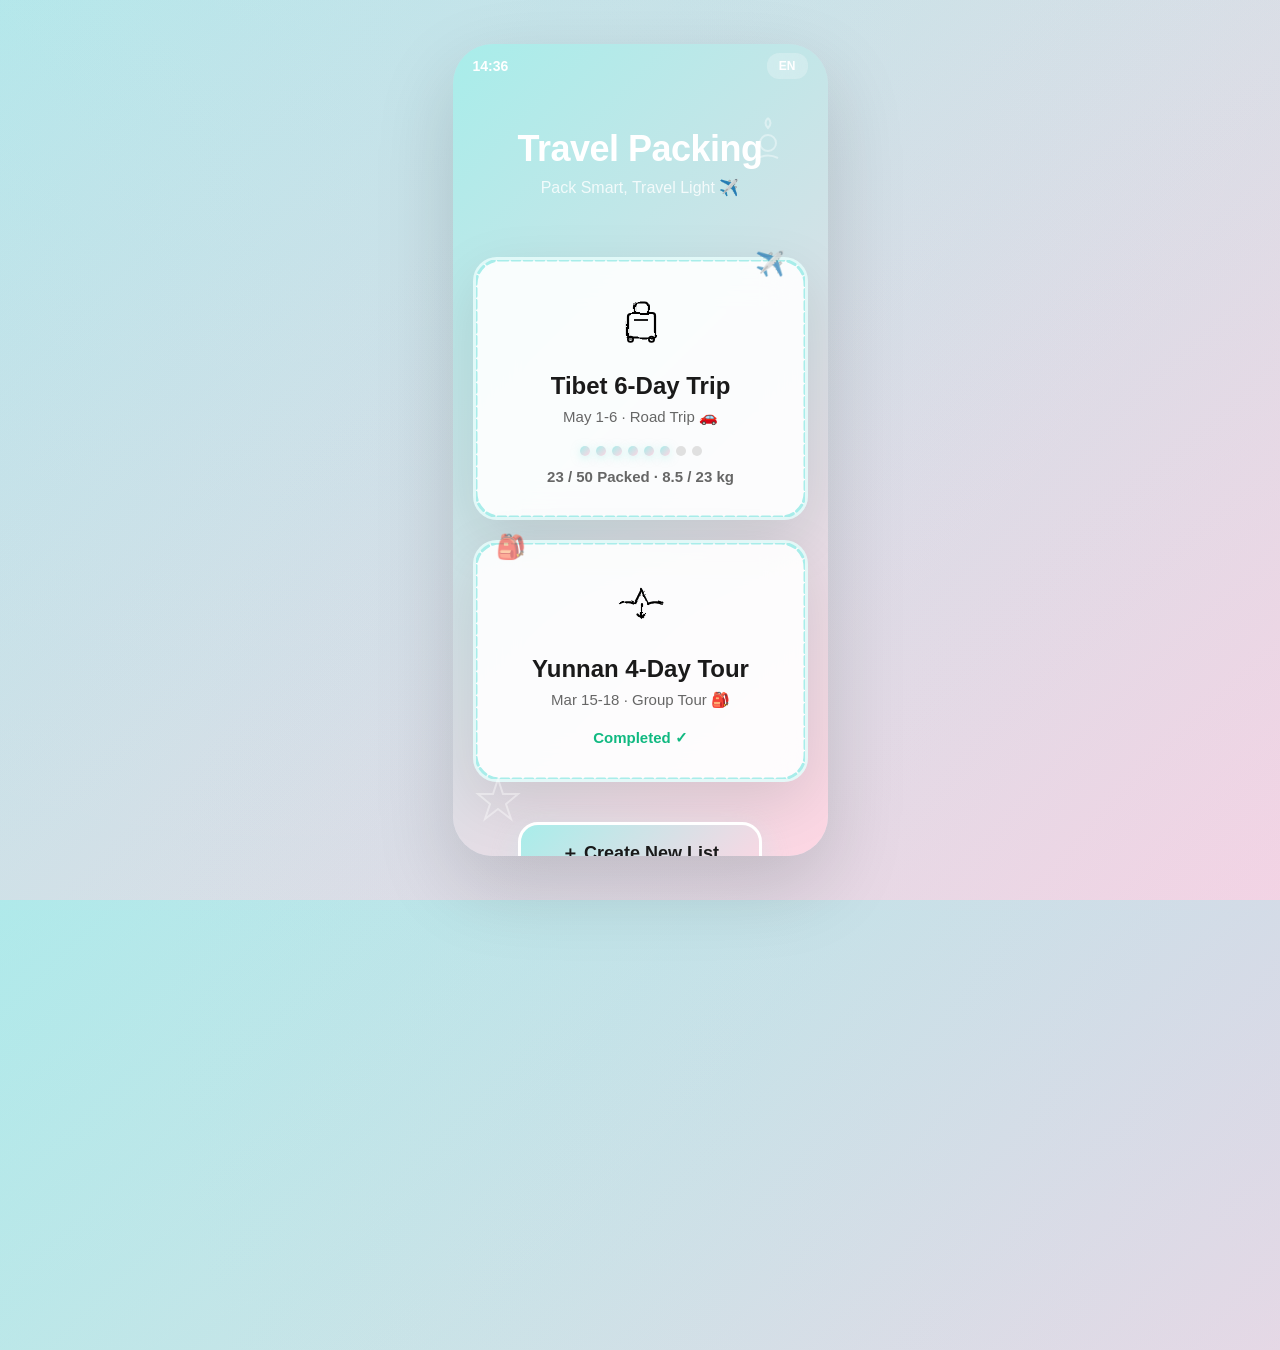
<file: index.html>
<!DOCTYPE html>
<html lang="en">
<head>
    <meta charset="UTF-8">
    <meta name="viewport" content="width=device-width, initial-scale=1.0">
    <title>Travel Packing List - Pack Smart, Travel Light</title>
    <link rel="stylesheet" href="style.css">
</head>
<body>
    <!-- Include hand-drawn icons -->
    <div style="display: none;">
        <object data="doodle-icons.svg" type="image/svg+xml"></object>
    </div>
    <div class="phone-frame">
        <!-- Status Bar -->
        <div class="status-bar">
            <span>14:36</span>
            <button class="lang-switch" onclick="toggleLanguage()">
                <span id="currentLang">EN</span>
            </button>
        </div>

        <!-- Home Page -->
        <div class="page active" id="home">
            <div class="home-page">
                <div class="home-title">
                    <h1 data-i18n="home.title">Travel Packing</h1>
                    <p data-i18n="home.subtitle">Pack Smart, Travel Light ✈️</p>
                </div>

                <div class="card-list">
                    <!-- Card 1 -->
                    <div class="glass-card" onclick="goToDetail(0)">
                        <div class="card-icon">
                            <svg viewBox="0 0 64 64">
                                <use href="doodle-icons.svg#icon-luggage" fill="#1A1A1A"/>
                            </svg>
                        </div>
                        <div class="card-title">Tibet 6-Day Trip</div>
                        <div class="card-meta">May 1-6 · Road Trip 🚗</div>
                        <div class="card-progress">
                            <span class="progress-dot filled"></span>
                            <span class="progress-dot filled"></span>
                            <span class="progress-dot filled"></span>
                            <span class="progress-dot filled"></span>
                            <span class="progress-dot filled"></span>
                            <span class="progress-dot filled"></span>
                            <span class="progress-dot"></span>
                            <span class="progress-dot"></span>
                        </div>
                        <div class="card-stats">23 / 50 <span data-i18n="home.packed">Packed</span> · 8.5 / 23 kg</div>
                    </div>

                    <!-- Card 2 -->
                    <div class="glass-card">
                        <div class="card-icon">
                            <svg viewBox="0 0 64 64">
                                <use href="doodle-icons.svg#icon-plane" fill="#1A1A1A"/>
                            </svg>
                        </div>
                        <div class="card-title">Yunnan 4-Day Tour</div>
                        <div class="card-meta">Mar 15-18 · Group Tour 🎒</div>
                        <div class="card-stats completed" data-i18n="home.completed">Completed ✓</div>
                    </div>
                </div>

                <button class="new-list-btn" data-i18n="home.create">＋ Create New List</button>
            </div>
        </div>

        <!-- Detail Page -->
        <div class="page" id="detail">
            <div class="detail-page">
                <div class="detail-header">
                    <span class="back-btn" onclick="goToHome()">←</span>
                    <span class="header-title">Tibet 6-Day Trip</span>
                    <span class="menu-btn">⋮</span>
                </div>

                <div class="detail-content">
                    <!-- Navigation Arrows -->
                    <div class="nav-arrows">
                        <div class="nav-arrow" id="prevBtn" onclick="prevCategory()">←</div>
                        <div class="nav-arrow" id="nextBtn" onclick="nextCategory()">→</div>
                    </div>

                    <!-- Documents Category -->
                    <div class="category-card active category-documents" data-index="0">
                        <div class="category-icon">
                            <svg viewBox="0 0 64 64">
                                <use href="doodle-icons.svg#icon-passport" fill="white"/>
                            </svg>
                        </div>
                        <div class="category-title" data-i18n="detail.documents">Documents</div>
                        <div class="category-subtitle">2 / 3 <span data-i18n="detail.ready">Ready</span></div>
                        <div class="items-list">
                            <div class="item">
                                <div class="item-checkbox checked" onclick="toggleCheck(this)">
                                    <svg viewBox="0 0 24 24" fill="none">
                                        <polyline points="4,12 9,17 20,6" stroke="white" stroke-width="3" stroke-linecap="round" stroke-linejoin="round"/>
                                    </svg>
                                </div>
                                <span class="item-name">ID Card</span>
                                <div class="item-avatar">Ming</div>
                            </div>
                            <div class="item">
                                <div class="item-checkbox checked" onclick="toggleCheck(this)">
                                    <svg viewBox="0 0 24 24" fill="none">
                                        <polyline points="4,12 9,17 20,6" stroke="white" stroke-width="3" stroke-linecap="round" stroke-linejoin="round"/>
                                    </svg>
                                </div>
                                <span class="item-name">Passport</span>
                                <div class="item-avatar">Ming</div>
                            </div>
                            <div class="item">
                                <div class="item-checkbox" onclick="toggleCheck(this)">
                                    <svg viewBox="0 0 24 24" fill="none">
                                        <polyline points="4,12 9,17 20,6" stroke="white" stroke-width="3" stroke-linecap="round" stroke-linejoin="round"/>
                                    </svg>
                                </div>
                                <span class="item-name">Border Pass</span>
                                <span class="item-empty">—</span>
                            </div>
                        </div>
                        <div class="category-indicators">
                            <span class="indicator-dot active"></span>
                            <span class="indicator-dot"></span>
                            <span class="indicator-dot"></span>
                        </div>
                    </div>

                    <!-- Clothing Category -->
                    <div class="category-card next category-clothing" data-index="1">
                        <div class="category-icon">
                            <svg viewBox="0 0 64 64">
                                <use href="doodle-icons.svg#icon-shirt" fill="white"/>
                            </svg>
                        </div>
                        <div class="category-title" data-i18n="detail.clothing">Clothing</div>
                        <div class="category-subtitle">1 / 12 <span data-i18n="detail.ready">Ready</span></div>
                        <div class="items-list">
                            <div class="item">
                                <div class="item-checkbox checked" onclick="toggleCheck(this)">
                                    <svg viewBox="0 0 24 24" fill="none">
                                        <polyline points="4,12 9,17 20,6" stroke="white" stroke-width="3" stroke-linecap="round" stroke-linejoin="round"/>
                                    </svg>
                                </div>
                                <span class="item-name">Jacket</span>
                                <div class="item-avatar avatar-red">Hong</div>
                            </div>
                            <div class="item">
                                <div class="item-checkbox" onclick="toggleCheck(this)">
                                    <svg viewBox="0 0 24 24" fill="none">
                                        <polyline points="4,12 9,17 20,6" stroke="white" stroke-width="3" stroke-linecap="round" stroke-linejoin="round"/>
                                    </svg>
                                </div>
                                <span class="item-name">Thermal Underwear</span>
                                <span class="item-empty">—</span>
                            </div>
                            <div class="item">
                                <div class="item-checkbox" onclick="toggleCheck(this)">
                                    <svg viewBox="0 0 24 24" fill="none">
                                        <polyline points="4,12 9,17 20,6" stroke="white" stroke-width="3" stroke-linecap="round" stroke-linejoin="round"/>
                                    </svg>
                                </div>
                                <span class="item-name">Down Jacket</span>
                                <span class="item-empty">—</span>
                            </div>
                            <div class="item">
                                <div class="item-checkbox" onclick="toggleCheck(this)">
                                    <svg viewBox="0 0 24 24" fill="none">
                                        <polyline points="4,12 9,17 20,6" stroke="white" stroke-width="3" stroke-linecap="round" stroke-linejoin="round"/>
                                    </svg>
                                </div>
                                <span class="item-name">Long Sleeve Shirt</span>
                                <span class="item-empty">—</span>
                            </div>
                        </div>
                        <div class="category-indicators">
                            <span class="indicator-dot"></span>
                            <span class="indicator-dot active"></span>
                            <span class="indicator-dot"></span>
                        </div>
                    </div>

                    <!-- Electronics Category -->
                    <div class="category-card next category-electronics" data-index="2">
                        <div class="category-icon">
                            <svg viewBox="0 0 64 64">
                                <use href="doodle-icons.svg#icon-phone" fill="white"/>
                            </svg>
                        </div>
                        <div class="category-title" data-i18n="detail.electronics">Electronics</div>
                        <div class="category-subtitle">0 / 8 <span data-i18n="detail.ready">Ready</span></div>
                        <div class="items-list">
                            <div class="item">
                                <div class="item-checkbox" onclick="toggleCheck(this)">
                                    <svg viewBox="0 0 24 24" fill="none">
                                        <polyline points="4,12 9,17 20,6" stroke="white" stroke-width="3" stroke-linecap="round" stroke-linejoin="round"/>
                                    </svg>
                                </div>
                                <span class="item-name">Phone</span>
                                <span class="item-empty">—</span>
                            </div>
                            <div class="item">
                                <div class="item-checkbox" onclick="toggleCheck(this)">
                                    <svg viewBox="0 0 24 24" fill="none">
                                        <polyline points="4,12 9,17 20,6" stroke="white" stroke-width="3" stroke-linecap="round" stroke-linejoin="round"/>
                                    </svg>
                                </div>
                                <span class="item-name">Charger</span>
                                <span class="item-empty">—</span>
                            </div>
                            <div class="item">
                                <div class="item-checkbox" onclick="toggleCheck(this)">
                                    <svg viewBox="0 0 24 24" fill="none">
                                        <polyline points="4,12 9,17 20,6" stroke="white" stroke-width="3" stroke-linecap="round" stroke-linejoin="round"/>
                                    </svg>
                                </div>
                                <span class="item-name">Power Bank</span>
                                <span class="item-empty">—</span>
                            </div>
                        </div>
                        <div class="category-indicators">
                            <span class="indicator-dot"></span>
                            <span class="indicator-dot"></span>
                            <span class="indicator-dot active"></span>
                        </div>
                    </div>
                </div>

                <!-- Bottom Progress -->
                <div class="bottom-progress">
                    <div class="progress-bar">
                        <div class="progress-label">
                            <span data-i18n="detail.progress">Packing Progress</span>
                            <span id="packProgress">23 / 50</span>
                        </div>
                        <div class="progress-track">
                            <div class="progress-fill" id="packBar" style="width: 46%"></div>
                        </div>
                    </div>
                    <div class="progress-bar">
                        <div class="progress-label">
                            <span data-i18n="detail.weight">Luggage Weight</span>
                            <span id="weightProgress">8.5 / 23 kg</span>
                        </div>
                        <div class="progress-track">
                            <div class="progress-fill weight" id="weightBar" style="width: 37%"></div>
                        </div>
                    </div>
                </div>
            </div>
        </div>
    </div>

    <script src="i18n.js"></script>
    <script src="script.js"></script>
</body>
</html>
</file>
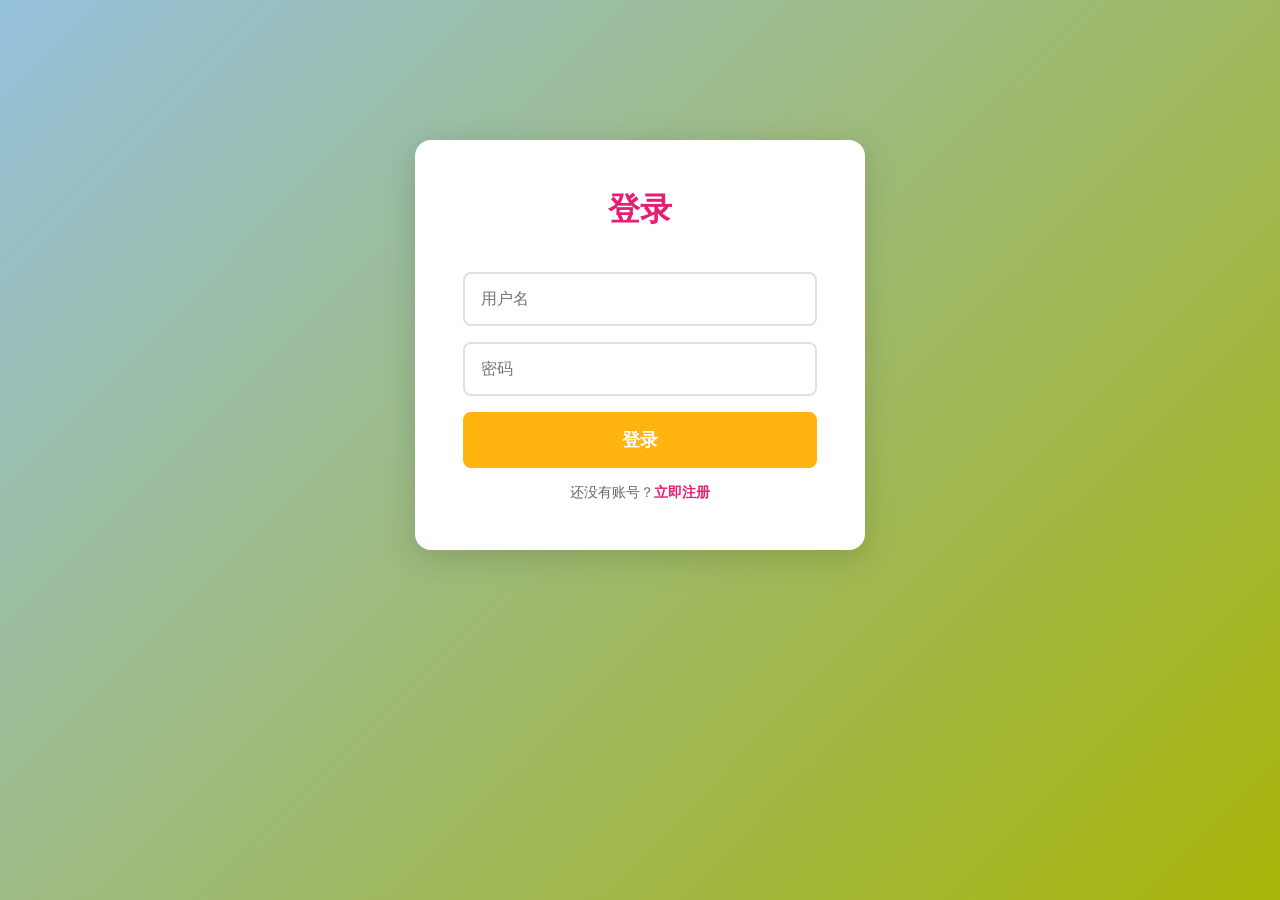
<file: app.html>
<!DOCTYPE html>
<html lang="zh-CN">
<head>
    <meta charset="UTF-8">
    <meta name="viewport" content="width=device-width, initial-scale=1.0">
    <title>旅行清单 - 智能打包助手</title>
    <style>
        * {
            margin: 0;
            padding: 0;
            box-sizing: border-box;
        }

        body {
            font-family: -apple-system, BlinkMacSystemFont, 'PingFang SC', 'Hiragino Sans GB', sans-serif;
            background: linear-gradient(135deg, #96c1dd 0%, #a7b408 100%);
            min-height: 100vh;
            padding: 40px;
        }

        .container {
            max-width: 1400px;
            margin: 0 auto;
        }

        /* 登录注册页面 */
        .auth-container {
            max-width: 450px;
            margin: 100px auto;
            background: white;
            border-radius: 16px;
            padding: 48px;
            box-shadow: 0 8px 32px rgba(0, 0, 0, 0.15);
        }

        .auth-title {
            font-size: 32px;
            font-weight: 700;
            color: #e41e71;
            text-align: center;
            margin-bottom: 40px;
        }

        .auth-input {
            width: 100%;
            padding: 16px;
            border: 2px solid #e0e0e0;
            border-radius: 8px;
            font-size: 16px;
            margin-bottom: 16px;
        }

        .auth-input:focus {
            outline: none;
            border-color: #fbf6e0;
        }

        .auth-btn {
            width: 100%;
            padding: 16px;
            background: #ffb40f;
            color: white;
            border: none;
            border-radius: 8px;
            font-size: 18px;
            font-weight: 700;
            cursor: pointer;
            transition: all 0.3s ease;
            margin-bottom: 16px;
        }

        .auth-btn:hover {
            transform: translateY(-2px);
            box-shadow: 0 4px 12px rgba(0, 0, 0, 0.1);
        }

        .auth-switch {
            text-align: center;
            color: #666;
            font-size: 14px;
        }

        .auth-switch a {
            color: #e41e71;
            text-decoration: none;
            font-weight: 600;
            cursor: pointer;
        }

        .auth-error {
            color: #ef4444;
            font-size: 14px;
            margin-bottom: 16px;
            text-align: center;
        }

        /* 顶部导航 */
        .header {
            display: flex;
            justify-content: space-between;
            align-items: center;
            margin-bottom: 48px;
            padding: 24px 32px;
            background: white;
            border-radius: 16px;
            box-shadow: 0 4px 20px rgba(0, 0, 0, 0.08);
        }

        .logo {
            font-size: 28px;
            font-weight: 700;
            color: #e41e71;
        }

        .user-info {
            display: flex;
            align-items: center;
            gap: 16px;
        }

        .username {
            color: #e41e71;
            font-weight: 600;
        }

        .logout-btn {
            padding: 10px 20px;
            background: white;
            color: #e41e71;
            border: 2px solid #ff9191;
            border-radius: 8px;
            font-size: 14px;
            font-weight: 600;
            cursor: pointer;
            transition: all 0.3s ease;
        }

        .logout-btn:hover {
            background: #ff9191;
            color: white;
        }

        .nav-buttons {
            display: flex;
            gap: 16px;
        }

        .nav-btn {
            padding: 12px 24px;
            background: #ffb40f;
            color: white;
            border: none;
            border-radius: 8px;
            font-size: 15px;
            font-weight: 600;
            cursor: pointer;
            transition: all 0.3s ease;
        }

        .nav-btn:hover {
            transform: translateY(-2px);
            box-shadow: 0 4px 12px rgba(0, 0, 0, 0.1);
        }

        /* 页面切换 */
        .page {
            display: none;
        }

        .page.active {
            display: block;
        }

        /* 首页卡片 */
        .cards-grid {
            display: grid;
            grid-template-columns: repeat(auto-fill, minmax(380px, 1fr));
            gap: 24px;
            margin-bottom: 32px;
        }

        .trip-card {
            background: white;
            border-radius: 16px;
            padding: 32px;
            box-shadow: 0 4px 20px rgba(0, 0, 0, 0.08);
            cursor: pointer;
            transition: all 0.3s ease;
            border-top: 4px solid #f8e473;
        }

        .trip-card:hover {
            transform: translateY(-4px);
            box-shadow: 0 8px 30px rgba(0, 0, 0, 0.12);
        }

        .trip-card:nth-child(2n) {
            border-top-color: #ffb40f;
        }

        .trip-card:nth-child(3n) {
            border-top-color: #e41e71;
        }

        .trip-card:nth-child(4n) {
            border-top-color: #ff9191;
        }

        .trip-card-title {
            font-size: 24px;
            font-weight: 700;
            color: #e41e71;
            margin-bottom: 12px;
        }

        .trip-card-meta {
            font-size: 15px;
            color: #666;
            margin-bottom: 20px;
        }

        .trip-card-progress {
            display: flex;
            flex-direction: column;
            gap: 16px;
        }

        .progress-item {
            display: flex;
            justify-content: space-between;
            align-items: center;
            font-size: 14px;
            color: #666;
            font-weight: 600;
        }

        .progress-bar {
            flex: 1;
            height: 8px;
            background: #f0f0f0;
            border-radius: 4px;
            overflow: hidden;
            margin: 0 16px;
        }

        .progress-fill {
            height: 100%;
            background: linear-gradient(90deg, #ffb40f 0%, #f8e473 100%);
            transition: width 0.3s ease;
        }

        .empty-state {
            text-align: center;
            padding: 80px 20px;
            color: #666;
        }

        .empty-state-icon {
            font-size: 64px;
            margin-bottom: 24px;
        }

        .empty-state-text {
            font-size: 18px;
            margin-bottom: 32px;
        }

        /* 创建表单 */
        .create-form {
            max-width: 800px;
            margin: 0 auto;
            background: white;
            border-radius: 16px;
            padding: 48px;
            box-shadow: 0 4px 20px rgba(0, 0, 0, 0.08);
        }

        .form-title {
            font-size: 32px;
            font-weight: 700;
            color: #e41e71;
            margin-bottom: 40px;
            text-align: center;
        }

        .form-group {
            margin-bottom: 32px;
        }

        .form-label {
            display: block;
            font-size: 16px;
            font-weight: 600;
            color: #e41e71;
            margin-bottom: 12px;
        }

        .form-input {
            width: 100%;
            padding: 16px;
            border: 2px solid #e0e0e0;
            border-radius: 8px;
            font-size: 16px;
            transition: all 0.3s ease;
        }

        .form-input:focus {
            outline: none;
            border-color: #ffb40f;
        }

        .form-options {
            display: grid;
            grid-template-columns: repeat(3, 1fr);
            gap: 12px;
        }

        .option-btn {
            padding: 16px;
            border: 2px solid #e0e0e0;
            border-radius: 8px;
            background: white;
            color: #e41e71;
            font-size: 15px;
            font-weight: 600;
            cursor: pointer;
            transition: all 0.3s ease;
        }

        .option-btn:hover {
            border-color: #ffb40f;
            background: #fffef8;
        }

        .option-btn.selected {
            background: #ffb40f;
            color: white;
            border-color: #ffb40f;
        }

        .form-submit {
            width: 100%;
            padding: 18px;
            background: #ffb40f;
            color: white;
            border: none;
            border-radius: 8px;
            font-size: 18px;
            font-weight: 700;
            cursor: pointer;
            transition: all 0.3s ease;
        }

        .form-submit:hover {
            transform: translateY(-2px);
            box-shadow: 0 4px 12px rgba(0, 0, 0, 0.1);
        }

        .form-submit:disabled {
            opacity: 0.5;
            cursor: not-allowed;
        }

        /* 详情页 */
        .trip-info-banner {
            background: white;
            border-radius: 16px;
            padding: 32px;
            margin-bottom: 24px;
            box-shadow: 0 4px 20px rgba(0, 0, 0, 0.08);
            display: flex;
            justify-content: space-between;
            align-items: center;
        }

        .trip-info-left {
            flex: 1;
        }

        .trip-destination {
            font-size: 28px;
            font-weight: 700;
            color: #e41e71;
            margin-bottom: 12px;
        }

        .trip-dates {
            font-size: 16px;
            color: #666;
        }

        .trip-weather {
            text-align: right;
            padding-left: 32px;
        }

        .trip-temp {
            font-size: 48px;
            font-weight: 700;
            background: linear-gradient(135deg, #ffb40f 0%, #f8e473 100%);
            -webkit-background-clip: text;
            -webkit-text-fill-color: transparent;
            line-height: 1;
            margin-bottom: 8px;
        }

        .trip-weather-desc {
            font-size: 16px;
            color: #999;
        }

        .detail-container {
            display: grid;
            grid-template-columns: 280px 1fr;
            gap: 24px;
        }

        .categories-sidebar {
            background: white;
            border-radius: 16px;
            padding: 24px;
            box-shadow: 0 4px 20px rgba(0, 0, 0, 0.08);
            height: fit-content;
            position: sticky;
            top: 24px;
        }

        .category-nav-item {
            padding: 16px;
            border-radius: 8px;
            margin-bottom: 8px;
            cursor: pointer;
            transition: all 0.3s ease;
            display: flex;
            justify-content: space-between;
            align-items: center;
            color: #e41e71;
            font-weight: 600;
        }

        .category-nav-item:hover {
            background: #fff8f0;
        }

        .category-nav-item.active {
            background: linear-gradient(135deg, #ffb40f 0%, #f8e473 100%);
            color: white;
        }

        .category-badge {
            background: rgba(248, 228, 115, 0.3);
            padding: 4px 12px;
            border-radius: 12px;
            font-size: 12px;
            font-weight: 600;
        }

        .category-nav-item.active .category-badge {
            background: rgba(255, 255, 255, 0.3);
        }

        .detail-content {
            background: white;
            border-radius: 16px;
            padding: 40px;
            box-shadow: 0 4px 20px rgba(0, 0, 0, 0.08);
        }

        .detail-header {
            display: flex;
            justify-content: space-between;
            align-items: center;
            margin-bottom: 32px;
            padding-bottom: 24px;
            border-bottom: 2px solid #f0f0f0;
        }

        .detail-title {
            font-size: 32px;
            font-weight: 700;
            color: #e41e71;
        }

        .add-item-btn {
            padding: 10px 20px;
            background: #ffb40f;
            color: white;
            border: none;
            border-radius: 8px;
            font-size: 14px;
            font-weight: 600;
            cursor: pointer;
            transition: all 0.3s ease;
        }

        .add-item-btn:hover {
            transform: translateY(-2px);
            box-shadow: 0 4px 12px rgba(0, 0, 0, 0.1);
        }

        .items-table {
            width: 100%;
        }

        .items-table thead {
            border-bottom: 2px solid #f0f0f0;
        }

        .items-table th {
            padding: 16px;
            text-align: left;
            font-size: 14px;
            font-weight: 600;
            color: #666;
            text-transform: uppercase;
        }

        .items-table td {
            padding: 20px 16px;
            border-bottom: 1px solid #f5f5f5;
        }

        .items-table tr:hover {
            background: #fffef8;
        }

        .item-checkbox {
            width: 24px;
            height: 24px;
            cursor: pointer;
            accent-color: #ffb40f;
        }

        .item-name {
            font-size: 16px;
            font-weight: 600;
            color: #e41e71;
        }

        .item-weight {
            color: #666;
            font-size: 14px;
        }

        .item-status {
            padding: 6px 16px;
            border-radius: 16px;
            font-size: 13px;
            font-weight: 600;
        }

        .item-status.packed {
            background: #f8e473;
            color: #666;
        }

        .item-status.pending {
            background: #ff9191;
            color: white;
        }

        .buy-checkbox {
            width: 20px;
            height: 20px;
            cursor: pointer;
            accent-color: #e41e71;
        }

        .buy-label {
            font-size: 13px;
            color: #e41e71;
            font-weight: 600;
        }

        .shopping-group {
            margin-bottom: 32px;
        }

        .shopping-group-title {
            font-size: 20px;
            font-weight: 700;
            color: #e41e71;
            margin-bottom: 16px;
            display: flex;
            align-items: center;
            gap: 8px;
        }

        .shopping-item {
            display: flex;
            align-items: center;
            padding: 16px;
            background: white;
            border-radius: 12px;
            margin-bottom: 12px;
            border: 2px solid #f0f0f0;
            transition: all 0.3s ease;
        }

        .shopping-item:hover {
            border-color: #ffb40f;
            transform: translateX(4px);
        }

        .shopping-item-checkbox {
            width: 24px;
            height: 24px;
            margin-right: 16px;
            cursor: pointer;
            accent-color: #ffb40f;
        }

        .shopping-item-name {
            flex: 1;
            font-size: 16px;
            font-weight: 600;
            color: #333;
        }

        .shopping-item-trip {
            font-size: 14px;
            color: #666;
            margin-right: 16px;
        }

        .shopping-empty {
            text-align: center;
            padding: 80px 20px;
            color: #999;
        }

        /* 对话框 */
        .dialog-overlay {
            display: none;
            position: fixed;
            top: 0;
            left: 0;
            right: 0;
            bottom: 0;
            background: rgba(0, 0, 0, 0.5);
            z-index: 1000;
            align-items: center;
            justify-content: center;
        }

        .dialog-overlay.active {
            display: flex;
        }

        .dialog-box {
            background: white;
            border-radius: 16px;
            padding: 32px;
            max-width: 500px;
            width: 90%;
            box-shadow: 0 20px 60px rgba(0, 0, 0, 0.3);
        }

        .dialog-title {
            font-size: 24px;
            font-weight: 700;
            color: #e41e71;
            margin-bottom: 24px;
        }

        .dialog-input {
            width: 100%;
            padding: 12px;
            border: 2px solid #e0e0e0;
            border-radius: 8px;
            font-size: 15px;
            margin-bottom: 16px;
        }

        .dialog-input:focus {
            outline: none;
            border-color: #ffb40f;
        }

        .dialog-buttons {
            display: flex;
            gap: 12px;
            justify-content: flex-end;
        }

        .dialog-btn {
            padding: 12px 24px;
            border: none;
            border-radius: 8px;
            font-size: 15px;
            font-weight: 600;
            cursor: pointer;
            transition: all 0.3s ease;
        }

        .dialog-btn.primary {
            background: #ffb40f;
            color: white;
        }

        .dialog-btn.secondary {
            background: #f0f0f0;
            color: #666;
        }

        .dialog-btn:hover {
            transform: translateY(-2px);
        }

        /* 底部统计 */
        .bottom-stats {
            position: fixed;
            bottom: 0;
            left: 0;
            right: 0;
            background: white;
            border-top: 2px solid #f0f0f0;
            padding: 24px 40px;
            box-shadow: 0 -4px 20px rgba(0, 0, 0, 0.08);
            display: none;
            gap: 48px;
            justify-content: center;
        }

        .bottom-stats.active {
            display: flex;
        }

        .stat-progress {
            flex: 1;
            max-width: 500px;
        }

        .stat-progress-label {
            display: flex;
            justify-content: space-between;
            margin-bottom: 12px;
            font-size: 15px;
            font-weight: 600;
            color: #e41e71;
        }

        .stat-progress-bar {
            height: 12px;
            background: #f0f0f0;
            border-radius: 6px;
            overflow: hidden;
        }

        .stat-progress-fill {
            height: 100%;
            background: linear-gradient(90deg, #ffb40f 0%, #f8e473 100%);
            transition: width 0.4s ease;
        }

        .stat-progress-fill.weight {
            background: linear-gradient(90deg, #a7b408 0%, #96c1dd 100%);
        }
    </style>
</head>
<body>
    <div class="container">
        <!-- 登录页面 -->
        <div class="page active" id="loginPage">
            <div class="auth-container">
                <div class="auth-title">登录</div>
                <div class="auth-error" id="loginError"></div>
                <input type="text" class="auth-input" id="loginUsername" placeholder="用户名">
                <input type="password" class="auth-input" id="loginPassword" placeholder="密码">
                <button class="auth-btn" onclick="login()">登录</button>
                <div class="auth-switch">
                    还没有账号？<a onclick="showPage('registerPage')">立即注册</a>
                </div>
            </div>
        </div>

        <!-- 注册页面 -->
        <div class="page" id="registerPage">
            <div class="auth-container">
                <div class="auth-title">注册</div>
                <div class="auth-error" id="registerError"></div>
                <input type="text" class="auth-input" id="registerUsername" placeholder="用户名（4-20个字符）">
                <input type="password" class="auth-input" id="registerPassword" placeholder="密码（至少6个字符）">
                <input type="password" class="auth-input" id="registerConfirm" placeholder="确认密码">
                <button class="auth-btn" onclick="register()">注册</button>
                <div class="auth-switch">
                    已有账号？<a onclick="showPage('loginPage')">立即登录</a>
                </div>
            </div>
        </div>

        <!-- 首页 -->
        <div class="page" id="homePage">
            <div class="header">
                <div class="logo">🧳 旅行清单</div>
                <div class="user-info">
                    <span class="username" id="currentUser"></span>
                    <button class="logout-btn" onclick="logout()">退出登录</button>
                    <button class="nav-btn" onclick="showPage('shoppingPage')">🛒 购物清单</button>
                    <button class="nav-btn" onclick="showPage('createPage')">＋ 创建新清单</button>
                </div>
            </div>

            <div id="tripsContainer"></div>
        </div>

        <!-- 创建页面 -->
        <div class="page" id="createPage">
            <div class="header">
                <div class="logo">🧳 旅行清单</div>
                <button class="nav-btn" onclick="showPage('homePage')">← 返回</button>
            </div>

            <div class="create-form">
                <div class="form-title">创建新的旅行清单</div>
                
                <div class="form-group">
                    <label class="form-label">清单标题</label>
                    <input type="text" class="form-input" id="tripTitle" placeholder="例如：西藏6日游">
                </div>

                <div class="form-group">
                    <label class="form-label">目的地</label>
                    <input type="text" class="form-input" id="tripDestination" placeholder="输入目的地">
                </div>

                <div class="form-group">
                    <label class="form-label">出发日期</label>
                    <input type="date" class="form-input" id="tripStartDate">
                </div>

                <div class="form-group">
                    <label class="form-label">返回日期</label>
                    <input type="date" class="form-input" id="tripEndDate">
                </div>

                <div class="form-group">
                    <label class="form-label">旅行类型</label>
                    <div class="form-options" id="tripTypeOptions">
                        <button class="option-btn" data-value="vacation">度假休闲</button>
                        <button class="option-btn" data-value="self_drive">自驾游</button>
                        <button class="option-btn" data-value="hiking">徒步</button>
                        <button class="option-btn" data-value="skiing">滑雪</button>
                        <button class="option-btn" data-value="camping">露营</button>
                        <button class="option-btn" data-value="business">商务出差</button>
                    </div>
                </div>

                <div class="form-group">
                    <label class="form-label">行李限制</label>
                    <div class="form-options" id="luggageOptions">
                        <button class="option-btn" data-value="7">廉航 (7kg)</button>
                        <button class="option-btn" data-value="23">经济舱 (23kg)</button>
                        <button class="option-btn" data-value="999">无限制</button>
                    </div>
                </div>

                <div class="form-group">
                    <label class="form-label">需要化妆品清单吗？</label>
                    <div class="form-options" id="genderOptions">
                        <button class="option-btn" data-value="yes">需要</button>
                        <button class="option-btn" data-value="no">不需要</button>
                    </div>
                </div>

                <button class="form-submit" onclick="createTrip()">生成清单</button>
            </div>
        </div>

        <!-- 购物清单页 -->
        <div class="page" id="shoppingPage">
            <div class="header">
                <div class="logo">🛒 购物清单</div>
                <button class="nav-btn" onclick="showPage('homePage')">← 返回</button>
            </div>

            <div class="create-form">
                <div class="form-title">待购买物品</div>
                <div id="shoppingListContainer"></div>
            </div>
        </div>

        <!-- 详情页 -->
        <div class="page" id="detailPage">
            <div class="header">
                <div class="logo">🧳 <span id="detailTripTitle"></span></div>
                <button class="nav-btn" onclick="showPage('homePage')">← 返回</button>
            </div>

            <div class="trip-info-banner" id="tripInfoBanner"></div>

            <div class="detail-container">
                <div class="categories-sidebar" id="categoriesList"></div>
                <div class="detail-content">
                    <div class="detail-header">
                        <div class="detail-title" id="categoryTitle"></div>
                        <button class="add-item-btn" onclick="showAddItemDialog()">＋ 添加物品</button>
                    </div>
                    <table class="items-table">
                        <thead>
                            <tr>
                                <th style="width: 60px;"></th>
                                <th>物品名称</th>
                                <th>重量</th>
                                <th>待购买</th>
                                <th>状态</th>
                            </tr>
                        </thead>
                        <tbody id="itemsTableBody"></tbody>
                    </table>
                </div>
            </div>
        </div>
    </div>

    <!-- 添加物品对话框 -->
    <div class="dialog-overlay" id="addItemDialog">
        <div class="dialog-box">
            <div class="dialog-title">添加新物品</div>
            <input type="text" class="dialog-input" id="newItemName" placeholder="物品名称">
            <input type="number" class="dialog-input" id="newItemWeight" placeholder="重量(kg)" step="0.01">
            <div class="dialog-buttons">
                <button class="dialog-btn secondary" onclick="hideAddItemDialog()">取消</button>
                <button class="dialog-btn primary" onclick="addNewItem()">添加</button>
            </div>
        </div>
    </div>

    <!-- 底部统计 -->
    <div class="bottom-stats" id="bottomStats">
        <div class="stat-progress">
            <div class="stat-progress-label">
                <span>打包进度</span>
                <span id="totalPackProgress">0 / 0 件</span>
            </div>
            <div class="stat-progress-bar">
                <div class="stat-progress-fill" id="totalPackBar"></div>
            </div>
        </div>
        <div class="stat-progress">
            <div class="stat-progress-label">
                <span>行李重量</span>
                <span id="totalWeightProgress">0 / 0 kg</span>
            </div>
            <div class="stat-progress-bar">
                <div class="stat-progress-fill weight" id="totalWeightBar"></div>
            </div>
        </div>
    </div>

    <script src="data.js"></script>
    <script src="main.js"></script>
</body>
</html>
</file>
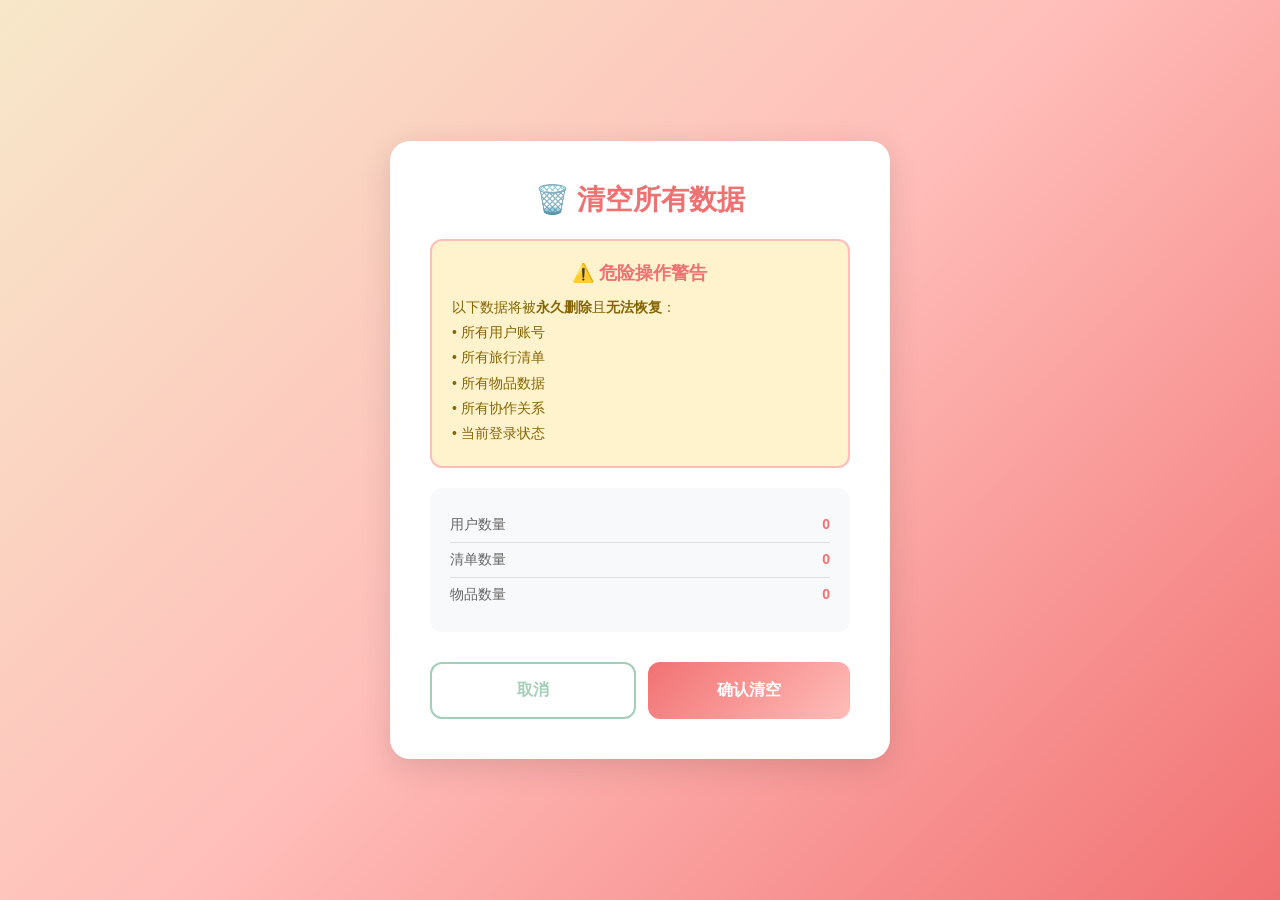
<file: clear-all-data.html>
<!DOCTYPE html>
<html lang="zh-CN">
<head>
    <meta charset="UTF-8">
    <meta name="viewport" content="width=device-width, initial-scale=1.0">
    <title>清空所有数据</title>
    <style>
        * {
            margin: 0;
            padding: 0;
            box-sizing: border-box;
        }

        body {
            font-family: -apple-system, BlinkMacSystemFont, 'PingFang SC', sans-serif;
            background: linear-gradient(135deg, #f7e8c9 0%, #ffbdb9 50%, #f17172 100%);
            min-height: 100vh;
            display: flex;
            align-items: center;
            justify-content: center;
            padding: 20px;
        }

        .container {
            background: white;
            border-radius: 20px;
            padding: 40px;
            max-width: 500px;
            width: 100%;
            box-shadow: 0 8px 32px rgba(0,0,0,0.12);
            text-align: center;
        }

        h1 {
            font-size: 28px;
            color: #f17172;
            margin-bottom: 20px;
        }

        .warning {
            background: #fff3cd;
            border: 2px solid #ffbdb9;
            border-radius: 12px;
            padding: 20px;
            margin: 20px 0;
            color: #856404;
        }

        .warning-title {
            font-size: 18px;
            font-weight: 700;
            margin-bottom: 10px;
            color: #f17172;
        }

        .warning-list {
            text-align: left;
            margin-top: 10px;
            font-size: 14px;
            line-height: 1.8;
        }

        .buttons {
            display: flex;
            gap: 12px;
            margin-top: 30px;
        }

        button {
            flex: 1;
            padding: 16px;
            border: none;
            border-radius: 12px;
            font-size: 16px;
            font-weight: 600;
            cursor: pointer;
            transition: transform 0.2s;
        }

        button:active {
            transform: scale(0.98);
        }

        .btn-danger {
            background: linear-gradient(135deg, #f17172, #ffbdb9);
            color: white;
        }

        .btn-safe {
            background: white;
            color: #a4ceb7;
            border: 2px solid #a4ceb7;
        }

        .status {
            margin-top: 20px;
            padding: 12px;
            border-radius: 8px;
            font-size: 14px;
            display: none;
        }

        .status.show {
            display: block;
        }

        .status.success {
            background: #d4edda;
            color: #155724;
        }

        .data-info {
            background: #f8f9fa;
            border-radius: 12px;
            padding: 20px;
            margin: 20px 0;
        }

        .data-item {
            display: flex;
            justify-content: space-between;
            padding: 8px 0;
            border-bottom: 1px solid #e0e0e0;
        }

        .data-item:last-child {
            border-bottom: none;
        }

        .data-label {
            color: #666;
            font-size: 14px;
        }

        .data-value {
            color: #f17172;
            font-weight: 600;
            font-size: 14px;
        }
    </style>
</head>
<body>
    <div class="container">
        <h1>🗑️ 清空所有数据</h1>
        
        <div class="warning">
            <div class="warning-title">⚠️ 危险操作警告</div>
            <div class="warning-list">
                以下数据将被<strong>永久删除</strong>且<strong>无法恢复</strong>：
                <br>• 所有用户账号
                <br>• 所有旅行清单
                <br>• 所有物品数据
                <br>• 所有协作关系
                <br>• 当前登录状态
            </div>
        </div>

        <div class="data-info">
            <div class="data-item">
                <span class="data-label">用户数量</span>
                <span class="data-value" id="userCount">0</span>
            </div>
            <div class="data-item">
                <span class="data-label">清单数量</span>
                <span class="data-value" id="tripCount">0</span>
            </div>
            <div class="data-item">
                <span class="data-label">物品数量</span>
                <span class="data-value" id="itemCount">0</span>
            </div>
        </div>

        <div class="buttons">
            <button class="btn-safe" onclick="goBack()">取消</button>
            <button class="btn-danger" onclick="clearAllData()">确认清空</button>
        </div>

        <div class="status" id="status"></div>
    </div>

    <script>
        // 加载当前数据统计
        window.addEventListener('DOMContentLoaded', () => {
            const users = JSON.parse(localStorage.getItem('users') || '{}');
            const trips = JSON.parse(localStorage.getItem('trips') || '[]');
            const items = JSON.parse(localStorage.getItem('items') || '[]');

            document.getElementById('userCount').textContent = Object.keys(users).length;
            document.getElementById('tripCount').textContent = trips.length;
            document.getElementById('itemCount').textContent = items.length;
        });

        function clearAllData() {
            if (!confirm('最后确认：确定要删除所有数据吗？此操作不可撤销！')) {
                return;
            }

            // 清空所有localStorage数据
            localStorage.removeItem('users');
            localStorage.removeItem('trips');
            localStorage.removeItem('items');
            localStorage.removeItem('currentUser');
            localStorage.removeItem('collaborations');

            // 显示成功消息
            const status = document.getElementById('status');
            status.className = 'status success show';
            status.textContent = '✅ 所有数据已清空！3秒后返回登录页...';

            // 更新统计
            document.getElementById('userCount').textContent = '0';
            document.getElementById('tripCount').textContent = '0';
            document.getElementById('itemCount').textContent = '0';

            // 3秒后跳转
            setTimeout(() => {
                window.location.href = 'mobile.html';
            }, 3000);
        }

        function goBack() {
            window.location.href = 'mobile.html';
        }
    </script>
</body>
</html>
</file>
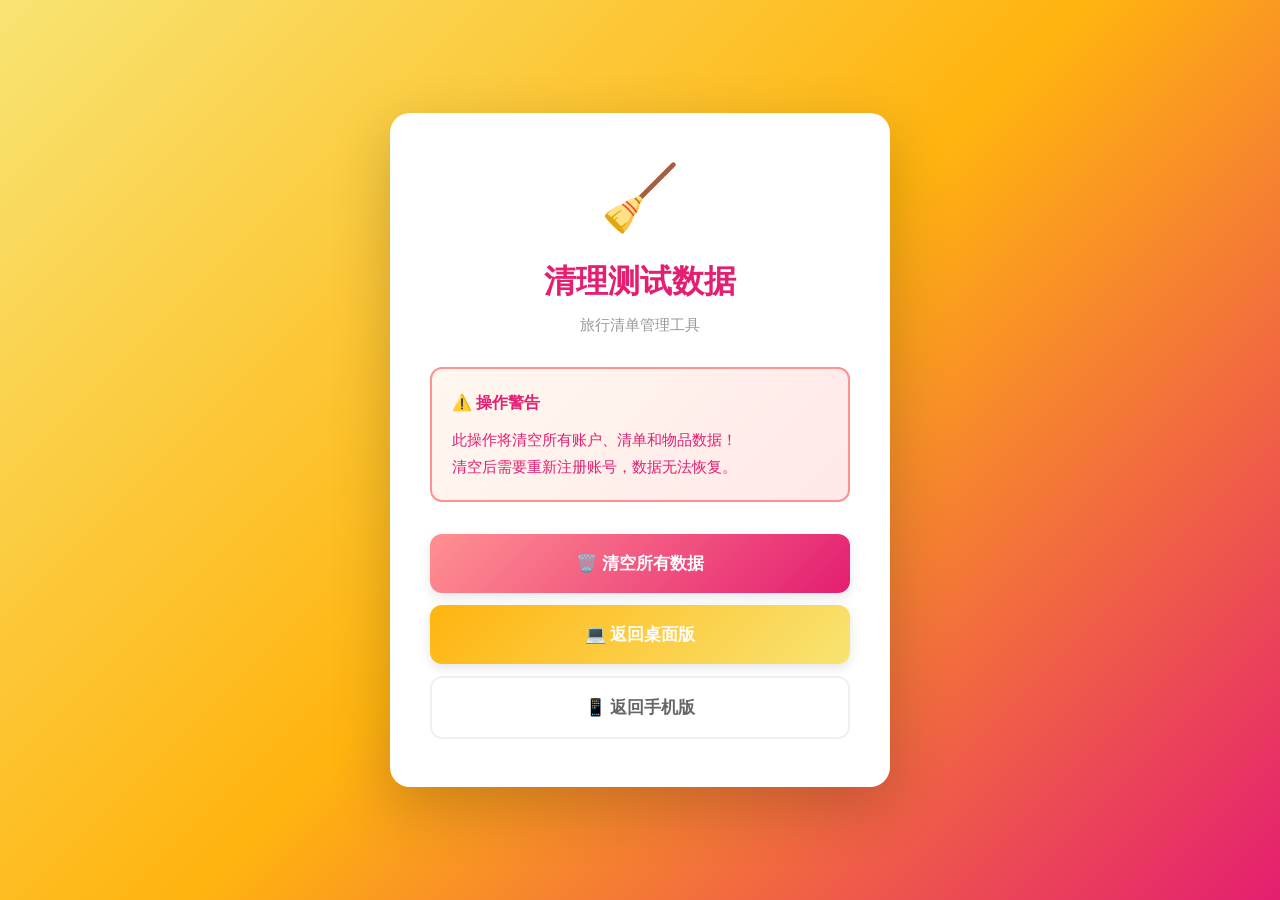
<file: clear-data.html>
<!DOCTYPE html>
<html lang="zh-CN">
<head>
    <meta charset="UTF-8">
    <meta name="viewport" content="width=device-width, initial-scale=1.0">
    <title>清理测试数据 - 旅行清单</title>
    <style>
        * {
            margin: 0;
            padding: 0;
            box-sizing: border-box;
        }

        body {
            font-family: -apple-system, BlinkMacSystemFont, 'PingFang SC', sans-serif;
            display: flex;
            justify-content: center;
            align-items: center;
            min-height: 100vh;
            background: linear-gradient(135deg, #f8e473 0%, #ffb40f 50%, #e41e71 100%);
            margin: 0;
            padding: 20px;
        }

        .container {
            background: white;
            border-radius: 20px;
            padding: 48px 40px;
            max-width: 500px;
            width: 100%;
            box-shadow: 0 20px 60px rgba(0, 0, 0, 0.2);
        }

        .icon {
            text-align: center;
            font-size: 64px;
            margin-bottom: 24px;
            animation: bounce 2s infinite;
        }

        @keyframes bounce {
            0%, 100% { transform: translateY(0); }
            50% { transform: translateY(-10px); }
        }

        h1 {
            font-size: 32px;
            color: #e41e71;
            margin-bottom: 12px;
            text-align: center;
            font-weight: 700;
        }

        .subtitle {
            text-align: center;
            color: #999;
            font-size: 15px;
            margin-bottom: 32px;
        }

        .warning {
            background: linear-gradient(135deg, #fff8f0 0%, #ffe8e8 100%);
            border: 2px solid #ff9191;
            border-radius: 12px;
            padding: 20px;
            margin-bottom: 32px;
            color: #e41e71;
            font-size: 15px;
            line-height: 1.8;
            font-weight: 500;
        }

        .warning strong {
            font-size: 16px;
            display: block;
            margin-bottom: 8px;
        }

        .buttons {
            display: flex;
            flex-direction: column;
            gap: 12px;
        }

        button {
            width: 100%;
            padding: 18px;
            border: none;
            border-radius: 12px;
            font-size: 17px;
            font-weight: 700;
            cursor: pointer;
            transition: all 0.3s ease;
            box-shadow: 0 4px 12px rgba(0, 0, 0, 0.1);
        }

        button:active {
            transform: translateY(2px);
            box-shadow: 0 2px 6px rgba(0, 0, 0, 0.1);
        }

        button.danger {
            background: linear-gradient(135deg, #ff9191 0%, #e41e71 100%);
            color: white;
        }

        button.danger:hover {
            background: linear-gradient(135deg, #e41e71 0%, #ff9191 100%);
        }

        button.primary {
            background: linear-gradient(135deg, #ffb40f 0%, #f8e473 100%);
            color: white;
        }

        button.primary:hover {
            background: linear-gradient(135deg, #f8e473 0%, #ffb40f 100%);
        }

        button.secondary {
            background: white;
            color: #666;
            border: 2px solid #f0f0f0;
            box-shadow: none;
        }

        button.secondary:hover {
            background: #f8f9fa;
            border-color: #e0e0e0;
        }

        #result {
            margin-top: 32px;
            padding: 24px;
            background: linear-gradient(135deg, #f8f9fa 0%, #e8f5e9 100%);
            border-radius: 12px;
            font-size: 14px;
            line-height: 1.8;
            text-align: left;
            color: #333;
            display: none;
            white-space: pre-wrap;
            font-family: 'SF Mono', 'Monaco', 'Consolas', monospace;
        }

        #result.show {
            display: block;
            animation: slideIn 0.3s ease;
        }

        @keyframes slideIn {
            from {
                opacity: 0;
                transform: translateY(-10px);
            }
            to {
                opacity: 1;
                transform: translateY(0);
            }
        }

        @media (max-width: 600px) {
            .container {
                padding: 32px 24px;
            }

            h1 {
                font-size: 26px;
            }

            button {
                padding: 16px;
                font-size: 16px;
            }
        }
    </style>
</head>
<body>
    <div class="container">
        <div class="icon">🧹</div>
        <h1>清理测试数据</h1>
        <div class="subtitle">旅行清单管理工具</div>
        
        <div class="warning">
            <strong>⚠️ 操作警告</strong>
            此操作将清空所有账户、清单和物品数据！<br>
            清空后需要重新注册账号，数据无法恢复。
        </div>

        <div class="buttons">
            <button class="danger" onclick="clearAll()">🗑️ 清空所有数据</button>
            <button class="primary" onclick="window.location.href='app.html'">💻 返回桌面版</button>
            <button class="secondary" onclick="window.location.href='mobile.html'">📱 返回手机版</button>
        </div>

        <div id="result"></div>
    </div>

    <script>
        function clearAll() {
            if (!confirm('确定要清空所有数据吗？此操作不可恢复！')) {
                return;
            }
            
            const beforeData = {
                users: Object.keys(JSON.parse(localStorage.getItem('users') || '{}')),
                trips: JSON.parse(localStorage.getItem('trips') || '[]').length,
                items: JSON.parse(localStorage.getItem('items') || '[]').length
            };
            
            localStorage.clear();
            
            const result = document.getElementById('result');
            result.textContent = `✅ 数据已清空！

清理前统计：
- 用户账号：${beforeData.users.length} 个 ${beforeData.users.length > 0 ? '(' + beforeData.users.join(', ') + ')' : ''}
- 旅行清单：${beforeData.trips} 个
- 物品记录：${beforeData.items} 条

请刷新页面重新注册。`;
            result.classList.add('show');
            
            // 3秒后自动跳转到登录页
            setTimeout(() => {
                if (confirm('数据已清空！是否跳转到登录页？')) {
                    window.location.href = 'app.html';
                }
            }, 3000);
        }
    </script>
</body>
</html>
</file>
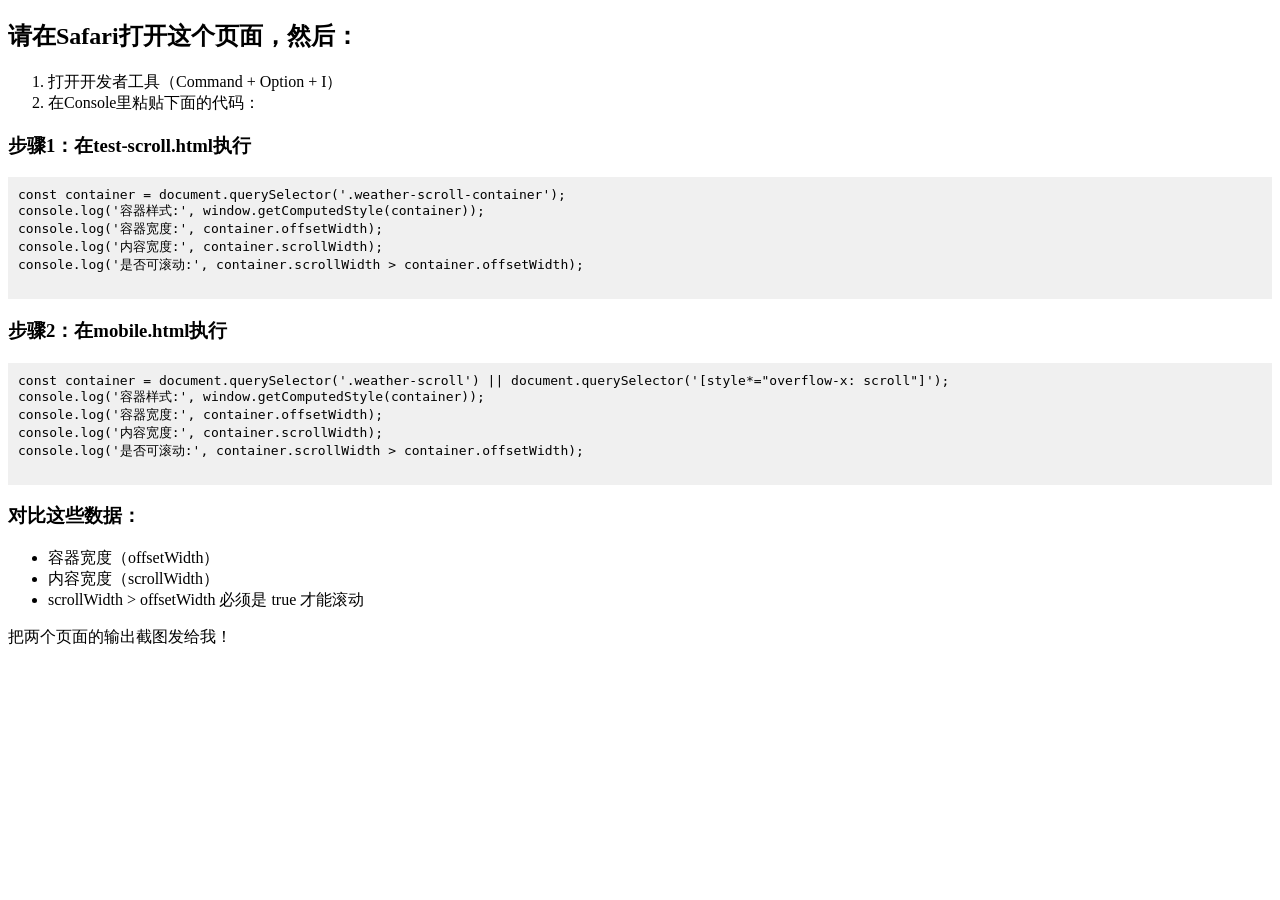
<file: debug-dom.html>
<!DOCTYPE html>
<html>
<head>
    <meta charset="UTF-8">
    <meta name="viewport" content="width=device-width, initial-scale=1.0">
    <title>DOM对比</title>
</head>
<body>
    <h2>请在Safari打开这个页面，然后：</h2>
    <ol>
        <li>打开开发者工具（Command + Option + I）</li>
        <li>在Console里粘贴下面的代码：</li>
    </ol>
    
    <h3>步骤1：在test-scroll.html执行</h3>
    <pre style="background: #f0f0f0; padding: 10px; overflow-x: auto;">
const container = document.querySelector('.weather-scroll-container');
console.log('容器样式:', window.getComputedStyle(container));
console.log('容器宽度:', container.offsetWidth);
console.log('内容宽度:', container.scrollWidth);
console.log('是否可滚动:', container.scrollWidth > container.offsetWidth);
    </pre>
    
    <h3>步骤2：在mobile.html执行</h3>
    <pre style="background: #f0f0f0; padding: 10px; overflow-x: auto;">
const container = document.querySelector('.weather-scroll') || document.querySelector('[style*="overflow-x: scroll"]');
console.log('容器样式:', window.getComputedStyle(container));
console.log('容器宽度:', container.offsetWidth);
console.log('内容宽度:', container.scrollWidth);
console.log('是否可滚动:', container.scrollWidth > container.offsetWidth);
    </pre>
    
    <h3>对比这些数据：</h3>
    <ul>
        <li>容器宽度（offsetWidth）</li>
        <li>内容宽度（scrollWidth）</li>
        <li>scrollWidth > offsetWidth 必须是 true 才能滚动</li>
    </ul>
    
    <p>把两个页面的输出截图发给我！</p>
</body>
</html>
</file>
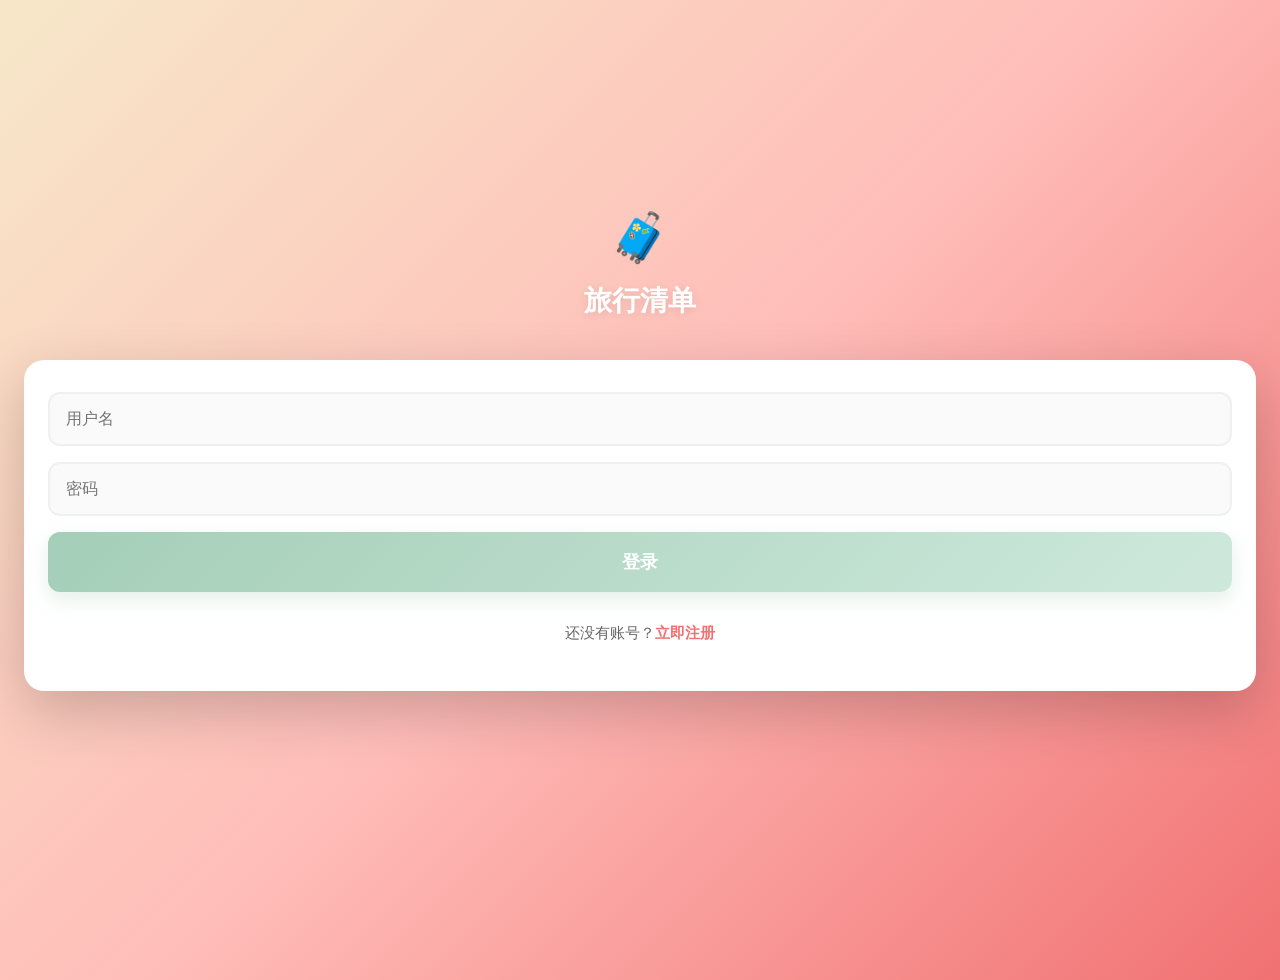
<file: mobile.html>
<!DOCTYPE html>
<html lang="zh-CN">
<head>
    <meta charset="UTF-8">
    <meta name="viewport" content="width=device-width, initial-scale=1.0">
    <meta name="apple-mobile-web-app-capable" content="yes">
    <meta name="apple-mobile-web-app-status-bar-style" content="black-translucent">
    <title>旅行清单 - 移动版</title>
    <style>
        * {
            margin: 0;
            padding: 0;
            box-sizing: border-box;
            -webkit-tap-highlight-color: transparent;
        }

        body {
            font-family: -apple-system, BlinkMacSystemFont, 'PingFang SC', 'Hiragino Sans GB', sans-serif;
            background: linear-gradient(135deg, #f7e8c9 0%, #ffbdb9 50%, #f17172 100%);
            min-height: 100vh;
            padding-bottom: 80px;
        
            overflow-x: hidden;}

        /* 登录注册页面 */
        .auth-container {
            padding: 60px 24px;
            min-height: 100vh;
            display: flex;
            flex-direction: column;
            justify-content: center;
        }

        .auth-logo {
            text-align: center;
            font-size: 48px;
            margin-bottom: 16px;
        }

        .auth-title {
            font-size: 28px;
            font-weight: 700;
            color: white;
            text-align: center;
            margin-bottom: 40px;
            text-shadow: 0 2px 8px rgba(0, 0, 0, 0.1);
        }

        .auth-card {
            background: white;
            border-radius: 20px;
            padding: 32px 24px;
            box-shadow: 0 20px 60px rgba(0, 0, 0, 0.2);
        }

        .auth-input {
            width: 100%;
            padding: 16px;
            border: 2px solid #f0f0f0;
            border-radius: 12px;
            font-size: 16px;
            margin-bottom: 16px;
            transition: all 0.3s ease;
            background: #fafafa;
        }

        .auth-input:focus {
            outline: none;
            border-color: #a4ceb7;
            background: white;
            box-shadow: 0 4px 12px rgba(164, 206, 183, 0.1);
        }

        .auth-btn {
            width: 100%;
            padding: 18px;
            background: linear-gradient(135deg, #a4ceb7 0%, #cee9dc 100%);
            color: white;
            border: none;
            border-radius: 12px;
            font-size: 18px;
            font-weight: 700;
            margin-bottom: 16px;
            box-shadow: 0 8px 20px rgba(164, 206, 183, 0.3);
            transition: all 0.2s ease;
        }

        .auth-btn:active {
            transform: translateY(2px);
            box-shadow: 0 4px 12px rgba(164, 206, 183, 0.3);
        }

        .auth-switch {
            text-align: center;
            color: #666;
            font-size: 15px;
            padding: 16px 0;
        }

        .auth-switch a {
            color: #f17172;
            font-weight: 600;
        }

        .auth-error {
            color: #f17172;
            font-size: 14px;
            margin-bottom: 16px;
            text-align: center;
            padding: 12px;
            background: linear-gradient(135deg, #fff8f0 0%, #ffece8 100%);
            border: 2px solid #ffbdb9;
            border-radius: 10px;
            font-weight: 500;
        }

        /* 页面切换 */
        .page {
            display: none;
            overflow-x: hidden;
            max-width: 100vw;
        }

        .page.active {
            display: block;
        }

        /* 顶部栏 */
        .header {
            position: sticky;
            top: 0;
            z-index: 100;
            background: white;
            padding: 16px 20px;
            box-shadow: 0 2px 8px rgba(0, 0, 0, 0.1);
            display: flex;
            justify-content: space-between;
            align-items: center;
        }

        .header-title {
            font-size: 20px;
            font-weight: 700;
            color: #f17172;
        }

        .header-btn {
            padding: 8px 16px;
            background: #a4ceb7;
            color: white;
            border: none;
            border-radius: 8px;
            font-size: 14px;
            font-weight: 600;
        }

        .header-btn.secondary {
            background: #f0f0f0;
            color: #666;
        }

        /* 首页 */
        .home-container {
            padding: 20px;
        }

        .user-info {
            background: white;
            border-radius: 16px;
            padding: 20px;
            margin-bottom: 20px;
            display: flex;
            justify-content: space-between;
            align-items: center;
        }

        .username {
            font-size: 18px;
            font-weight: 700;
            color: #f17172;
        }

        .logout-btn {
            padding: 8px 16px;
            background: white;
            color: #f17172;
            border: 2px solid #ffbdb9;
            border-radius: 8px;
            font-size: 14px;
            font-weight: 600;
        }

        .action-buttons {
            display: grid;
            grid-template-columns: 1fr 1fr;
            gap: 12px;
            margin-bottom: 24px;
        }

        .action-btn {
            padding: 16px;
            border-radius: 12px;
            text-align: center;
            font-size: 16px;
            font-weight: 600;
            box-shadow: 0 2px 8px rgba(0, 0, 0, 0.1);
            border: none;
        }

        .action-btn.create {
            background: linear-gradient(135deg, #a4ceb7 0%, #cee9dc 100%);
            color: white;
        }

        .action-btn.shopping {
            background: white;
            color: #f17172;
        }

        .trip-list {
            display: flex;
            flex-direction: column;
            gap: 16px;
        }

        .trip-card {
            background: white;
            border-radius: 16px;
            padding: 20px;
            box-shadow: 0 2px 12px rgba(0, 0, 0, 0.08);
            border-left: 4px solid #a4ceb7;
        }

        .trip-card:nth-child(2n) {
            border-left-color: #c09f7e;
        }

        .trip-card:nth-child(3n) {
            border-left-color: #f17172;
        }

        .trip-card-title {
            font-size: 18px;
            font-weight: 700;
            color: #f17172;
            margin-bottom: 8px;
        }

        .trip-card-meta {
            font-size: 14px;
            color: #999;
            margin-bottom: 16px;
        }

        .trip-progress {
            margin-bottom: 12px;
        }

        .trip-progress-label {
            display: flex;
            justify-content: space-between;
            font-size: 13px;
            color: #666;
            margin-bottom: 6px;
        }

        .trip-progress-bar {
            height: 6px;
            background: #f0f0f0;
            border-radius: 3px;
            overflow: hidden;
        }

        .trip-progress-fill {
            height: 100%;
            background: linear-gradient(90deg, #a4ceb7 0%, #cee9dc 100%);
            transition: width 0.3s ease;
        }

        .trip-progress-fill.weight {
            background: linear-gradient(90deg, #c09f7e 0%, #f7e8c9 100%);
        }

        /* 创建表单 */
        .form-container {
            padding: 20px;
        }

        .form-group {
            margin-bottom: 24px;
        }

        .form-label {
            font-size: 15px;
            font-weight: 600;
            color: #f17172;
            margin-bottom: 12px;
            display: block;
        }

        .form-input {
            width: 100%;
            padding: 14px;
            border: 2px solid #f0f0f0;
            border-radius: 12px;
            font-size: 16px;
        }

        .form-input:focus {
            outline: none;
            border-color: #a4ceb7;
            background: white;
        }

        .form-options {
            display: grid;
            grid-template-columns: repeat(2, 1fr);
            gap: 10px;
        }

        .form-options.three-col {
            grid-template-columns: repeat(3, 1fr);
        }

        .option-btn {
            padding: 14px 12px;
            border: 2px solid #f0f0f0;
            border-radius: 10px;
            background: white;
            color: #666;
            font-size: 14px;
            font-weight: 600;
            text-align: center;
        }

        .option-btn.selected {
            background: linear-gradient(135deg, #a4ceb7 0%, #cee9dc 100%);
            color: white;
            border-color: #a4ceb7;
        }

        .form-submit {
            width: 100%;
            padding: 16px;
            background: linear-gradient(135deg, #a4ceb7 0%, #cee9dc 100%);
            color: white;
            border: none;
            border-radius: 12px;
            font-size: 18px;
            font-weight: 700;
            margin-top: 24px;
            box-shadow: 0 4px 12px rgba(164, 206, 183, 0.3);
        }

        /* 详情页 */
        .detail-container {
            padding-bottom: 100px;
        }

        .trip-info-card {
            margin: 20px;
            padding: 20px;
            background: white;
            border-radius: 16px;
            box-shadow: 0 2px 12px rgba(0, 0, 0, 0.08);
            overflow: hidden;
            max-width: 100%;
        }

        .trip-info-header {
            display: flex;
            justify-content: space-between;
            align-items: flex-start;
            margin-bottom: 16px;
        }

        .trip-info-main {
            flex: 1;
        }

        .trip-info-destination {
            font-size: 20px;
            font-weight: 700;
            color: #f17172;
            margin-bottom: 6px;
        }

        .trip-info-dates {
            font-size: 14px;
            color: #666;
        }

        .trip-info-weather {
            text-align: right;
            min-width: 140px; flex-shrink: 0;
        }

        .trip-info-temp {
            font-size: 32px;
            font-weight: 700;
            color: #c09f7e;
            line-height: 1.2;
            margin-bottom: 4px;
        }

        .trip-info-desc {
            font-size: 14px;
            color: #999;
            line-height: 1.4;
        }

        .categories-nav {
            position: sticky;
            top: 64px;
            background: white;
            padding: 16px 20px;
            box-shadow: 0 2px 8px rgba(0, 0, 0, 0.1);
            overflow-x: auto;
            white-space: nowrap;
            z-index: 50;
            -webkit-overflow-scrolling: touch;
        }

        .categories-nav::-webkit-scrollbar {
            display: none;
        }

        .category-tab {
            display: inline-block;
            padding: 10px 20px;
            margin-right: 12px;
            background: #f5f5f5;
            border-radius: 20px;
            font-size: 14px;
            font-weight: 600;
            color: #666;
        }

        .category-tab.active {
            background: linear-gradient(135deg, #a4ceb7 0%, #cee9dc 100%);
            color: white;
        }

        .items-container {
            padding: 20px;
        }

        .items-header {
            display: flex;
            justify-content: space-between;
            align-items: center;
            margin-bottom: 16px;
        }

        .items-title {
            font-size: 20px;
            font-weight: 700;
            color: #f17172;
        }

        .add-btn {
            width: 40px;
            height: 40px;
            background: linear-gradient(135deg, #a4ceb7 0%, #cee9dc 100%);
            color: white;
            border: none;
            border-radius: 50%;
            font-size: 32px;
            line-height: 40px;
            text-align: center;
            box-shadow: 0 4px 12px rgba(164, 206, 183, 0.3);
        }

        .item-card {
            background: white;
            border-radius: 12px;
            padding: 16px;
            margin-bottom: 12px;
            display: flex;
            align-items: center;
            gap: 12px;
            box-shadow: 0 2px 8px rgba(0, 0, 0, 0.05);
        }

        .item-checkbox {
            width: 28px;
            height: 28px;
            accent-color: #a4ceb7;
            flex-shrink: 0;
        }

        .item-info {
            flex: 1;
        }

        .item-name {
            font-size: 16px;
            font-weight: 600;
            color: #333;
            margin-bottom: 4px;
        }

        .item-meta {
            display: flex;
            gap: 16px;
            font-size: 13px;
            color: #999;
            align-items: center;
        }
        
        .item-meta > span {
            display: flex;
            align-items: center;
            gap: 6px;
        }

        .item-status {
            padding: 4px 12px;
            border-radius: 12px;
            font-size: 14px;
            font-weight: 600;
            flex-shrink: 0;
        }

        .item-status.packed {
            background: #cee9dc;
            color: #666;
        }

        .item-status.pending {
            background: #ff9191;
            color: white;
        }

        .packed-by {
            font-size: 11px;
            color: #999;
            margin-top: 4px;
        }

        .packed-by-name {
            color: #a4ceb7;
            font-weight: 600;
        }

        .buy-checkbox {
            width: 24px;
            height: 24px;
            accent-color: #f17172;
            flex-shrink: 0;
        }

        /* 底部统计 */
        .bottom-stats {
            position: fixed;
            bottom: 0;
            left: 0;
            right: 0;
            background: white;
            padding: 16px 20px;
            box-shadow: 0 -2px 12px rgba(0, 0, 0, 0.1);
            display: none;
            z-index: 100;
        }

        .bottom-stats.active {
            display: block;
        }

        .stat-row {
            margin-bottom: 12px;
        }

        .stat-row:last-child {
            margin-bottom: 0;
        }

        .stat-label {
            display: flex;
            justify-content: space-between;
            font-size: 14px;
            font-weight: 600;
            color: #f17172;
            margin-bottom: 6px;
        }

        .stat-bar {
            height: 8px;
            background: #f0f0f0;
            border-radius: 4px;
            overflow: hidden;
        }

        .stat-fill {
            height: 100%;
            background: linear-gradient(90deg, #a4ceb7 0%, #cee9dc 100%);
            transition: width 0.3s ease;
        }

        .stat-fill.weight {
            background: linear-gradient(90deg, #a7b408 0%, #96c1dd 100%);
        }

        /* 对话框 */
        .dialog-overlay {
            display: none;
            position: fixed;
            top: 0;
            left: 0;
            right: 0;
            bottom: 0;
            background: rgba(0, 0, 0, 0.5);
            z-index: 200;
            align-items: center;
            justify-content: center;
            padding: 20px;
        }

        .dialog-overlay.active {
            display: flex;
        }

        .dialog-box {
            background: white;
            border-radius: 16px;
            padding: 24px;
            width: 100%;
            max-width: 400px;
        }

        .dialog-title {
            font-size: 20px;
            font-weight: 700;
            color: #f17172;
            margin-bottom: 20px;
        }

        .dialog-input {
            width: 100%;
            padding: 12px;
            border: 2px solid #f0f0f0;
            border-radius: 10px;
            font-size: 15px;
            margin-bottom: 12px;
        }

        .dialog-input:focus {
            outline: none;
            border-color: #a4ceb7;
        }

        .dialog-buttons {
            display: grid;
            grid-template-columns: 1fr 1fr;
            gap: 12px;
            margin-top: 20px;
        }

        .dialog-btn {
            padding: 12px;
            border: none;
            border-radius: 10px;
            font-size: 15px;
            font-weight: 600;
        }

        .dialog-btn.primary {
            background: linear-gradient(135deg, #a4ceb7 0%, #cee9dc 100%);
            color: white;
        }

        .dialog-btn.secondary {
            background: #f0f0f0;
            color: #666;
        }

        /* 空状态 */
        .empty-state {
            text-align: center;
            padding: 60px 20px;
            color: white;
        }

        .empty-icon {
            font-size: 64px;
            margin-bottom: 16px;
        }

        .empty-text {
            font-size: 16px;
            margin-bottom: 24px;
            opacity: 0.9;
        }

        /* 购物清单 */
        .shopping-container {
            padding: 20px;
        }

        .shopping-group {
            margin-bottom: 24px;
        }

        .shopping-group-title {
            font-size: 18px;
            font-weight: 700;
            color: #f17172;
            margin-bottom: 12px;
            display: flex;
            align-items: center;
            gap: 8px;
        }

        .shopping-item {
            background: white;
            border-radius: 12px;
            padding: 16px;
            margin-bottom: 10px;
            display: flex;
            align-items: center;
            gap: 12px;
            box-shadow: 0 2px 8px rgba(0, 0, 0, 0.05);
        }

        .shopping-checkbox {
            width: 24px;
            height: 24px;
            accent-color: #a4ceb7;
        }

        .shopping-name {
            flex: 1;
            font-size: 15px;
            font-weight: 600;
            color: #333;
        }

        .shopping-weight {
            font-size: 13px;
            color: #999;
        }

        /* 协作功能 */
        .collab-banner {
            margin: 20px;
            padding: 16px 20px;
            background: linear-gradient(135deg, #cee9dc 0%, #a4ceb7 100%);
            border-radius: 12px;
            display: flex;
            justify-content: space-between;
            align-items: center;
        }

        .collab-info {
            flex: 1;
        }

        .collab-title {
            font-size: 14px;
            font-weight: 600;
            color: white;
            margin-bottom: 4px;
        }

        .collab-members {
            font-size: 14px;
            color: rgba(255, 255, 255, 0.9);
        }

        .collab-btn {
            padding: 8px 16px;
            background: white;
            color: #a4ceb7;
            border: none;
            border-radius: 8px;
            font-size: 13px;
            font-weight: 600;
        }

        .collab-dialog {
            padding: 24px;
        }

        .invite-code {
            background: #f5f5f5;
            padding: 16px;
            border-radius: 8px;
            text-align: center;
            margin: 16px 0;
        }

        .invite-code-text {
            font-size: 32px;
            font-weight: 700;
            color: #f17172;
            letter-spacing: 4px;
            font-family: 'SF Mono', monospace;
        }

        .members-list {
            margin-top: 16px;
        }

        .member-item {
            display: flex;
            align-items: center;
            padding: 12px;
            background: #f8f9fa;
            border-radius: 8px;
            margin-bottom: 8px;
        }

        .member-avatar {
            width: 36px;
            height: 36px;
            background: linear-gradient(135deg, #a4ceb7, #cee9dc);
            border-radius: 50%;
            display: flex;
            align-items: center;
            justify-content: center;
            color: white;
            font-weight: 700;
            margin-right: 12px;
        }

        .member-name {
            flex: 1;
            font-weight: 600;
            color: #333;
        }

        .member-role {
            font-size: 14px;
            color: #999;
            padding: 4px 8px;
            background: white;
            border-radius: 4px;
        }
        .join-collab-card {
            margin: 0 20px 20px;
            background: white;
            border-radius: 16px;
            padding: 20px;
            display: flex;
            align-items: center;
            gap: 16px;
            cursor: pointer;
            box-shadow: 0 2px 12px rgba(0,0,0,0.08);
            transition: transform 0.2s, box-shadow 0.2s;
        }

        .join-collab-card:active {
            transform: scale(0.98);
            box-shadow: 0 1px 6px rgba(0,0,0,0.12);
        }

        .join-collab-icon {
            width: 48px;
            height: 48px;
            background: linear-gradient(135deg, #a4ceb7, #cee9dc);
            border-radius: 12px;
            display: flex;
            align-items: center;
            justify-content: center;
            font-size: 24px;
            flex-shrink: 0;
        }

        .join-collab-content {
            flex: 1;
            min-width: 0;
        }

        .join-collab-title {
            font-size: 16px;
            font-weight: 600;
            color: #333;
            margin-bottom: 4px;
        }

        .join-collab-desc {
            font-size: 13px;
            color: #999;
            line-height: 1.4;
        }

        .join-collab-arrow {
            display: none;
        }

            text-align: center;
            padding: 20px;
            color: #999;
            font-size: 14px;
        }
            font-size: 28px;
            color: #ddd;
            font-weight: 300;
        }


        /* 天气卡片 - 横向滑动 */


        
        
        
        
        
        
        

.weather-scroll-container {
            overflow-x: scroll;
            overflow-y: hidden;
            -webkit-overflow-scrolling: touch;
            scrollbar-width: none;
            width: 100%;
        }
        .weather-scroll-container::-webkit-scrollbar {
            display: none;
        }
        .weather-cards {
            display: flex;
            gap: 12px;
            padding: 4px 0;
        }
        .weather-card {
            flex-shrink: 0;
            width: 110px;
            background: white;
            border-radius: 16px;
            padding: 20px 12px;
            text-align: center;
            box-shadow: 0 4px 12px rgba(0,0,0,0.08);
            border: 2px solid #f7e8c9;
        }
        .weather-card-date {
            font-size: 13px;
            color: #666;
            margin-bottom: 10px;
        }
        .weather-card-icon {
            font-size: 40px;
            margin: 12px 0;
        }
        .weather-card-temp {
            font-size: 16px;
            font-weight: 700;
            color: #f17172;
        }
    </style>
</head>
<body>
    <!-- 登录页 -->
    <div class="page active" id="loginPage">
        <div class="auth-container">
            <div class="auth-logo">🧳</div>
            <div class="auth-title">旅行清单</div>
            <div class="auth-card">
                <div class="auth-error" id="loginError" style="display: none;"></div>
                <input type="text" class="auth-input" id="loginUsername" placeholder="用户名">
                <input type="password" class="auth-input" id="loginPassword" placeholder="密码">
                <button class="auth-btn" onclick="login()">登录</button>
                <div class="auth-switch">
                    还没有账号？<a onclick="showPage('registerPage')">立即注册</a>
                </div>
            </div>
        </div>
    </div>

    <!-- 注册页 -->
    <div class="page" id="registerPage">
        <div class="auth-container">
            <div class="auth-logo">🧳</div>
            <div class="auth-title">注册账号</div>
            <div class="auth-card">
                <div class="auth-error" id="registerError" style="display: none;"></div>
                <input type="text" class="auth-input" id="registerUsername" placeholder="用户名（4-20个字符）">
                <input type="password" class="auth-input" id="registerPassword" placeholder="密码（至少6个字符）">
                <input type="password" class="auth-input" id="registerConfirm" placeholder="确认密码">
                <button class="auth-btn" onclick="register()">注册</button>
                <div class="auth-switch">
                    已有账号？<a onclick="showPage('loginPage')">立即登录</a>
                </div>
            </div>
        </div>
    </div>

    <!-- 首页 -->
    <div class="page" id="homePage">
        <div class="header">
            <div class="header-title">🧳 我的清单</div>
        </div>
        
        <div class="home-container">
            <div class="user-info">
                <span class="username" id="currentUser"></span>
                <button class="logout-btn" onclick="logout()">退出</button>
            </div>

            <div class="action-buttons">
                <button class="action-btn shopping" onclick="showPage('shoppingPage')">🛒 购物清单</button>
                <button class="action-btn create" onclick="showPage('createPage')">＋ 创建新清单</button>
            </div>
            
            <div class="join-collab-card" onclick="showJoinDialog()">
                <div class="join-collab-icon">🔗</div>
                <div class="join-collab-content">
                    <div class="join-collab-title">加入协作清单</div>
                    <div class="join-collab-desc">输入邀请码，与同行的人一起打包</div>
                </div>
                <div class="join-collab-arrow">›</div>
            </div>

            <div class="trip-list" id="tripList"></div>
        </div>
    </div>

    <!-- 创建页 -->
    <div class="page" id="createPage">
        <div class="header">
            <button class="header-btn secondary" onclick="showPage('homePage')">← 返回</button>
            <div class="header-title">创建清单</div>
            <div style="width: 48px;"></div>
        </div>

        <div class="form-container">
            <div class="form-group">
                <label class="form-label">清单标题</label>
                <input type="text" class="form-input" id="tripTitle" placeholder="例如：西藏6日游">
            </div>

            <div class="form-group">
                <label class="form-label">目的地</label>
                <input type="text" class="form-input" id="tripDestination" placeholder="输入目的地">
            </div>

            <div class="form-group">
                <label class="form-label">出发日期</label>
                <input type="date" class="form-input" id="tripStartDate">
            </div>

            <div class="form-group">
                <label class="form-label">返回日期</label>
                <input type="date" class="form-input" id="tripEndDate">
            </div>

            <div class="form-group">
                <label class="form-label">旅行类型</label>
                <div class="form-options three-col" id="tripTypeOptions">
                    <button class="option-btn" data-value="vacation">度假</button>
                    <button class="option-btn" data-value="self_drive">自驾</button>
                    <button class="option-btn" data-value="hiking">徒步</button>
                    <button class="option-btn" data-value="skiing">滑雪</button>
                    <button class="option-btn" data-value="camping">露营</button>
                    <button class="option-btn" data-value="business">出差</button>
                </div>
            </div>

            <div class="form-group">
                <label class="form-label">行李限制</label>
                <div class="form-options three-col" id="luggageOptions">
                    <button class="option-btn" data-value="7">7kg</button>
                    <button class="option-btn" data-value="23">23kg</button>
                    <button class="option-btn" data-value="999">无限制</button>
                </div>
            </div>

            <div class="form-group">
                <label class="form-label">需要化妆品清单吗？</label>
                <div class="form-options" id="genderOptions">
                    <button class="option-btn" data-value="yes">需要</button>
                    <button class="option-btn" data-value="no">不需要</button>
                </div>
            </div>

            <button class="form-submit" onclick="createTrip()">生成清单</button>
        </div>
    </div>

    <!-- 详情页 -->
    <div class="page" id="detailPage">
        <div class="header">
            <button class="header-btn secondary" onclick="showPage('homePage')">← 返回</button>
            <div class="header-title" id="detailTitle"></div>
            <button class="header-btn" onclick="showCollabDialog()">👥</button>
        </div>

        <div class="trip-info-card" id="tripInfoCard"></div>
        <div class="collab-banner" id="collabBanner" style="display: none;">
            <div class="collab-info">
                <div class="collab-title">👥 多人协作中</div>
                <div class="collab-members" id="collabMembers">与 1 人协作</div>
            </div>
            <button class="collab-btn" onclick="showCollabDialog()">管理</button>
        </div>

        <div class="categories-nav" id="categoriesNav"></div>

        <div class="items-container">
            <div class="items-header">
                <div class="items-title" id="categoryTitle"></div>
                <button class="add-btn" onclick="showAddItemDialog()">+</button>
            </div>
            <div id="itemsList"></div>
        </div>
    </div>

    <!-- 购物清单页 -->
    <div class="page" id="shoppingPage">
        <div class="header">
            <button class="header-btn secondary" onclick="showPage('homePage')">← 返回</button>
            <div class="header-title">🛒 购物清单</div>
            <div style="width: 48px;"></div>
        </div>

        <div class="shopping-container" id="shoppingContainer"></div>
    </div>

    <!-- 底部统计 -->
    <div class="bottom-stats" id="bottomStats">
        <div class="stat-row">
            <div class="stat-label">
                <span>打包进度</span>
                <span id="packProgress">0 / 0</span>
            </div>
            <div class="stat-bar">
                <div class="stat-fill" id="packBar"></div>
            </div>
        </div>
        <div class="stat-row">
            <div class="stat-label">
                <span>行李重量</span>
                <span id="weightProgress">0 kg</span>
            </div>
            <div class="stat-bar">
                <div class="stat-fill weight" id="weightBar"></div>
            </div>
        </div>
    </div>

    <!-- 添加物品对话框 -->
    <div class="dialog-overlay" id="addItemDialog">
        <div class="dialog-box">
            <div class="dialog-title">添加新物品</div>
            <input type="text" class="dialog-input" id="newItemName" placeholder="物品名称">
            <input type="number" class="dialog-input" id="newItemWeight" placeholder="重量(kg)" step="0.01">
            <div class="dialog-buttons">
                <button class="dialog-btn secondary" onclick="hideAddItemDialog()">取消</button>
                <button class="dialog-btn primary" onclick="addNewItem()">添加</button>
            </div>
        </div>
    </div>

    <!-- 协作对话框 -->
    <div class="dialog-overlay" id="collabDialog">
        <div class="dialog-box">
            <div class="dialog-title">多人协作</div>
            
            <div class="collab-dialog">
                <div style="margin-bottom: 20px;">
                    <div style="font-size: 14px; color: #666; margin-bottom: 8px;">邀请码</div>
                    <div class="invite-code">
                        <div class="invite-code-text" id="inviteCode">加载中...</div>
                    </div>
                    <div style="font-size: 13px; color: #999; text-align: center;">分享此邀请码给同行的人</div>
                </div>

                <div style="margin-bottom: 20px;">
                    <div style="font-size: 14px; color: #666; margin-bottom: 8px;">或输入邀请码加入</div>
                    <input type="text" class="dialog-input" id="joinCode" placeholder="输入6位邀请码">
                    <button class="dialog-btn primary" style="width: 100%;" onclick="joinCollab()">加入协作</button>
                </div>

                <div class="members-list">
                    <div style="font-size: 14px; color: #666; margin-bottom: 12px;">协作成员 (<span id="memberCount">1</span>)</div>
                    <div id="membersList"></div>
                </div>
            </div>

            <div class="dialog-buttons" style="margin-top: 20px;">
                <button class="dialog-btn secondary" onclick="hideCollabDialog()">关闭</button>
            </div>
        </div>
    </div>

    <!-- 快速加入协作对话框 -->
    <div class="dialog-overlay" id="quickJoinDialog">
        <div class="dialog-box">
            <div class="dialog-title">加入协作清单</div>
            <div style="padding: 20px;">
                <div style="font-size: 14px; color: #666; margin-bottom: 12px;">输入6位邀请码</div>
                <input type="text" class="dialog-input" id="quickJoinCode" placeholder="例如: ABC123" maxlength="6" style="text-transform: uppercase;">
            </div>
            <div class="dialog-buttons">
                <button class="dialog-btn secondary" onclick="hideQuickJoinDialog()">取消</button>
                <button class="dialog-btn primary" onclick="quickJoinCollab()">加入</button>
            </div>
        </div>
    </div>

    <script src="data.js"></script>
    <script src="weather.js"></script>
    <script src="mobile.js"></script>
</body>
</html><style>
        .join-collab-card {
            margin: 0 20px 20px;
            background: white;
            border-radius: 16px;
            padding: 20px;
            display: flex;
            align-items: center;
            gap: 16px;
            cursor: pointer;
            box-shadow: 0 2px 12px rgba(0,0,0,0.08);
            transition: transform 0.2s, box-shadow 0.2s;
        }

        .join-collab-card:active {
            transform: scale(0.98);
            box-shadow: 0 1px 6px rgba(0,0,0,0.12);
        }

        .join-collab-icon {
            width: 48px;
            height: 48px;
            background: linear-gradient(135deg, #a4ceb7, #cee9dc);
            border-radius: 12px;
            display: flex;
            align-items: center;
            justify-content: center;
            font-size: 24px;
            flex-shrink: 0;
        }

        .join-collab-content {
            flex: 1;
            min-width: 0;
        }

        .join-collab-title {
            font-size: 16px;
            font-weight: 600;
            color: #333;
            margin-bottom: 4px;
        }

        .join-collab-desc {
            font-size: 13px;
            color: #999;
            line-height: 1.4;
        }

        .join-collab-arrow {
            display: none;
        }
            font-size: 28px;
            color: #ddd;
            font-weight: 300;
        }
</style>
<style>
.weather-scroll::-webkit-scrollbar {
    display: none;
}
</style>
</file>
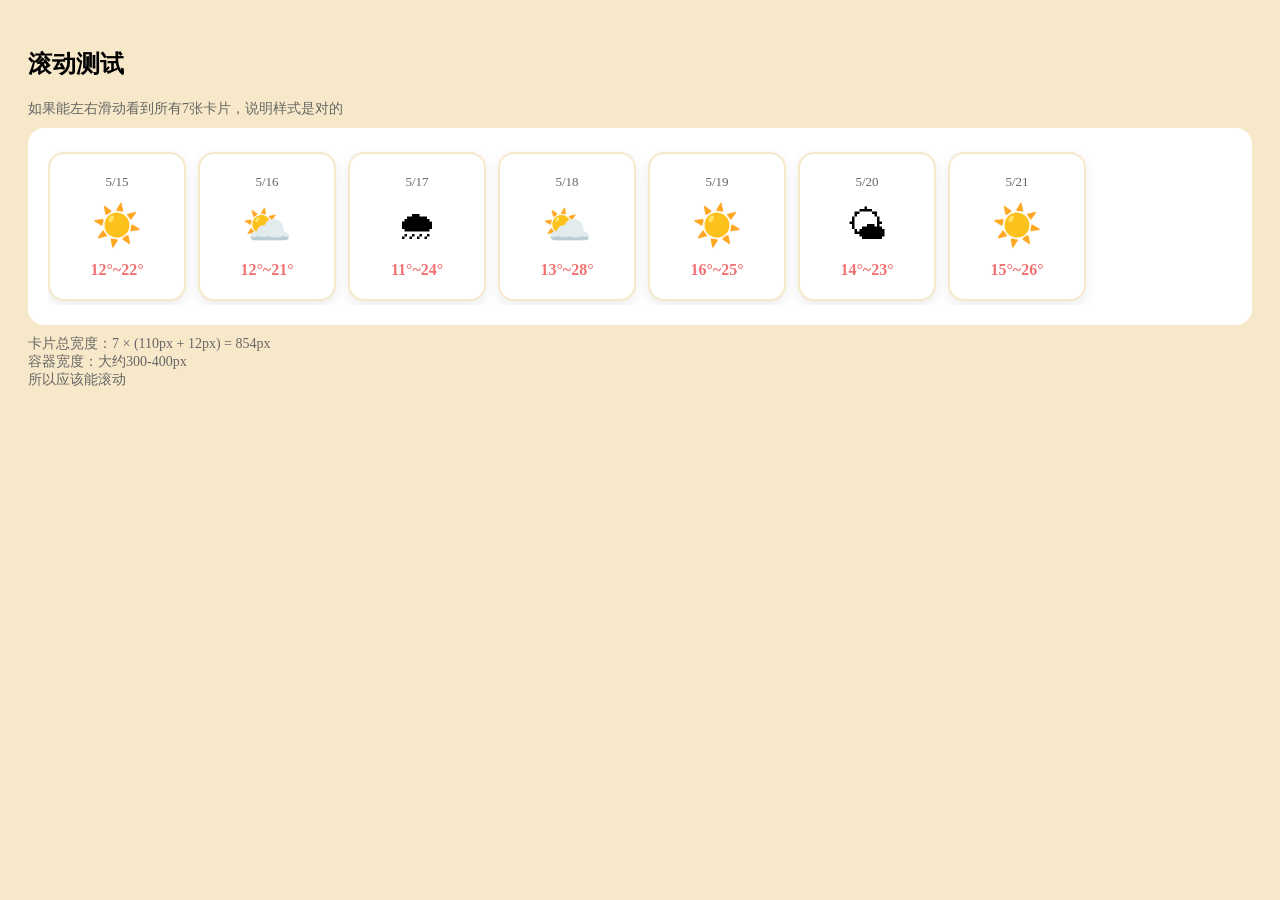
<file: test-scroll.html>
<!DOCTYPE html>
<html lang="zh-CN">
<head>
    <meta charset="UTF-8">
    <meta name="viewport" content="width=device-width, initial-scale=1.0">
    <title>滚动测试</title>
    <style>
        body {
            padding: 20px;
            background: #f7e8c9;
        }
        .container {
            background: white;
            border-radius: 16px;
            padding: 20px;
            overflow: hidden;
        }
        .weather-scroll-container {
            overflow-x: scroll;
            overflow-y: hidden;
            -webkit-overflow-scrolling: touch;
            scrollbar-width: none;
            width: 100%;
        }
        .weather-scroll-container::-webkit-scrollbar {
            display: none;
        }
        .weather-cards {
            display: flex;
            gap: 12px;
            padding: 4px 0;
        }
        .weather-card {
            flex-shrink: 0;
            width: 110px;
            background: white;
            border-radius: 16px;
            padding: 20px 12px;
            text-align: center;
            box-shadow: 0 4px 12px rgba(0,0,0,0.08);
            border: 2px solid #f7e8c9;
        }
        .info {
            margin: 10px 0;
            color: #666;
            font-size: 14px;
        }
    </style>
</head>
<body>
    <h2>滚动测试</h2>
    <p class="info">如果能左右滑动看到所有7张卡片，说明样式是对的</p>
    
    <div class="container">
        <div class="weather-scroll-container">
            <div class="weather-cards">
                <div class="weather-card">
                    <div style="font-size: 13px; color: #666; margin-bottom: 10px;">5/15</div>
                    <div style="font-size: 40px; margin: 12px 0;">☀️</div>
                    <div style="font-size: 16px; font-weight: 700; color: #f17172;">12°~22°</div>
                </div>
                <div class="weather-card">
                    <div style="font-size: 13px; color: #666; margin-bottom: 10px;">5/16</div>
                    <div style="font-size: 40px; margin: 12px 0;">⛅</div>
                    <div style="font-size: 16px; font-weight: 700; color: #f17172;">12°~21°</div>
                </div>
                <div class="weather-card">
                    <div style="font-size: 13px; color: #666; margin-bottom: 10px;">5/17</div>
                    <div style="font-size: 40px; margin: 12px 0;">🌧</div>
                    <div style="font-size: 16px; font-weight: 700; color: #f17172;">11°~24°</div>
                </div>
                <div class="weather-card">
                    <div style="font-size: 13px; color: #666; margin-bottom: 10px;">5/18</div>
                    <div style="font-size: 40px; margin: 12px 0;">⛅</div>
                    <div style="font-size: 16px; font-weight: 700; color: #f17172;">13°~28°</div>
                </div>
                <div class="weather-card">
                    <div style="font-size: 13px; color: #666; margin-bottom: 10px;">5/19</div>
                    <div style="font-size: 40px; margin: 12px 0;">☀️</div>
                    <div style="font-size: 16px; font-weight: 700; color: #f17172;">16°~25°</div>
                </div>
                <div class="weather-card">
                    <div style="font-size: 13px; color: #666; margin-bottom: 10px;">5/20</div>
                    <div style="font-size: 40px; margin: 12px 0;">🌤</div>
                    <div style="font-size: 16px; font-weight: 700; color: #f17172;">14°~23°</div>
                </div>
                <div class="weather-card">
                    <div style="font-size: 13px; color: #666; margin-bottom: 10px;">5/21</div>
                    <div style="font-size: 40px; margin: 12px 0;">☀️</div>
                    <div style="font-size: 16px; font-weight: 700; color: #f17172;">15°~26°</div>
                </div>
            </div>
        </div>
    </div>
    
    <p class="info">
        卡片总宽度：7 × (110px + 12px) = 854px<br>
        容器宽度：大约300-400px<br>
        所以应该能滚动
    </p>
</body>
</html>
</file>
<file: style.css>
* {
    margin: 0;
    padding: 0;
    box-sizing: border-box;
}

body {
    font-family: -apple-system, BlinkMacSystemFont, 'SF Pro Display', 'Helvetica Neue', sans-serif;
    background: linear-gradient(135deg, #a8edea 0%, #fed6e3 100%);
    min-height: 100vh;
    padding: 20px;
    display: flex;
    justify-content: center;
    align-items: center;
    position: relative;
    overflow: hidden;
}

body::before {
    content: '';
    position: absolute;
    top: -50%;
    left: -50%;
    width: 200%;
    height: 200%;
    background-image: 
        radial-gradient(circle at 20% 50%, rgba(251, 194, 235, 0.15) 0%, transparent 50%),
        radial-gradient(circle at 80% 80%, rgba(166, 193, 238, 0.15) 0%, transparent 50%),
        radial-gradient(circle at 40% 20%, rgba(253, 203, 241, 0.1) 0%, transparent 50%);
    animation: float 20s ease-in-out infinite;
    z-index: 0;
}

@keyframes float {
    0%, 100% { transform: translate(0, 0) rotate(0deg); }
    33% { transform: translate(30px, -30px) rotate(120deg); }
    66% { transform: translate(-20px, 20px) rotate(240deg); }
}

.phone-frame {
    width: 375px;
    height: 812px;
    background: linear-gradient(135deg, #a8edea 0%, #fed6e3 100%);
    border-radius: 40px;
    box-shadow: 0 30px 80px rgba(0, 0, 0, 0.15);
    overflow: hidden;
    position: relative;
    z-index: 1;
}

/* Status Bar */
.status-bar {
    height: 44px;
    display: flex;
    align-items: center;
    justify-content: space-between;
    padding: 0 20px;
    color: white;
    font-size: 14px;
    font-weight: 600;
}

.lang-switch {
    background: rgba(255, 255, 255, 0.25);
    border: none;
    border-radius: 12px;
    padding: 6px 12px;
    color: white;
    font-size: 12px;
    font-weight: 700;
    cursor: pointer;
    transition: all 0.3s ease;
    backdrop-filter: blur(10px);
}

.lang-switch:hover {
    background: rgba(255, 255, 255, 0.35);
    transform: scale(1.05);
}

/* Page Container */
.page {
    display: none;
    height: calc(100% - 44px);
    overflow-y: auto;
}

.page.active {
    display: block;
}

/* Home Page */
.home-page {
    padding: 40px 20px;
    position: relative;
}

/* Decorative doodles */
.home-page::before {
    content: '';
    position: absolute;
    top: 20px;
    right: 30px;
    width: 60px;
    height: 60px;
    background-image: url("data:image/svg+xml,%3Csvg viewBox='0 0 60 60' xmlns='http://www.w3.org/2000/svg'%3E%3Cpath d='M30 10 Q35 15 30 20 Q25 15 30 10' stroke='%23fff' stroke-width='2' fill='none' opacity='0.4'/%3E%3Ccircle cx='30' cy='35' r='8' stroke='%23fff' stroke-width='2' fill='none' opacity='0.4'/%3E%3Cpath d='M20 50 Q30 45 40 50' stroke='%23fff' stroke-width='2' fill='none' opacity='0.4'/%3E%3C/svg%3E");
    background-size: contain;
    animation: doodle-float 6s ease-in-out infinite;
}

.home-page::after {
    content: '';
    position: absolute;
    bottom: 100px;
    left: 20px;
    width: 50px;
    height: 50px;
    background-image: url("data:image/svg+xml,%3Csvg viewBox='0 0 50 50' xmlns='http://www.w3.org/2000/svg'%3E%3Cpath d='M25 5 L30 20 L45 20 L33 30 L38 45 L25 35 L12 45 L17 30 L5 20 L20 20 Z' stroke='%23fff' stroke-width='2' fill='none' opacity='0.4'/%3E%3C/svg%3E");
    background-size: contain;
    animation: doodle-float 8s ease-in-out infinite;
}

@keyframes doodle-float {
    0%, 100% { transform: translateY(0) rotate(0deg); }
    50% { transform: translateY(-10px) rotate(5deg); }
}

.home-title {
    text-align: center;
    margin-bottom: 60px;
}

.home-title h1 {
    font-size: 36px;
    color: white;
    margin-bottom: 8px;
    font-weight: 700;
    letter-spacing: -0.5px;
}

.home-title p {
    font-size: 16px;
    color: rgba(255, 255, 255, 0.8);
    font-weight: 500;
}

.card-list {
    display: flex;
    flex-direction: column;
    gap: 20px;
    margin-bottom: 40px;
}

.glass-card {
    background: rgba(255, 255, 255, 0.9);
    backdrop-filter: blur(20px);
    -webkit-backdrop-filter: blur(20px);
    border: 3px solid rgba(168, 237, 234, 0.3);
    border-radius: 24px;
    padding: 32px;
    box-shadow: 0 20px 60px rgba(0, 0, 0, 0.1);
    transition: transform 0.3s ease, box-shadow 0.3s ease;
    cursor: pointer;
    transform: perspective(1000px) rotateX(0deg);
    position: relative;
    overflow: visible;
    /* Hand-drawn border effect */
    background-image: url("data:image/svg+xml,%3Csvg width='100%25' height='100%25' xmlns='http://www.w3.org/2000/svg'%3E%3Crect width='100%25' height='100%25' fill='none' rx='24' ry='24' stroke='%23a8edea' stroke-width='3' stroke-dasharray='8%2C 4' stroke-dashoffset='0' stroke-linecap='round'/%3E%3C/svg%3E");
    background-position: center;
    background-size: 100% 100%;
    background-repeat: no-repeat;
}

.glass-card::before {
    content: '✈️';
    position: absolute;
    top: -10px;
    right: 20px;
    font-size: 24px;
    opacity: 0.6;
    animation: float-gentle 3s ease-in-out infinite;
}

.glass-card:nth-child(2)::before {
    content: '🎒';
    right: auto;
    left: 20px;
    animation-delay: 1s;
}

@keyframes float-gentle {
    0%, 100% { transform: translateY(0) rotate(-5deg); }
    50% { transform: translateY(-5px) rotate(5deg); }
}

.glass-card:hover {
    transform: perspective(1000px) rotateX(-2deg) translateY(-8px);
    box-shadow: 0 30px 80px rgba(0, 0, 0, 0.15);
}

.card-icon {
    text-align: center;
    margin-bottom: 20px;
}

.card-icon svg {
    width: 56px;
    height: 56px;
}

.card-title {
    font-size: 24px;
    color: #1A1A1A;
    text-align: center;
    margin-bottom: 8px;
    font-weight: 700;
}

.card-meta {
    font-size: 15px;
    color: #666;
    text-align: center;
    margin-bottom: 20px;
    font-weight: 500;
}

.card-progress {
    display: flex;
    justify-content: center;
    align-items: center;
    gap: 6px;
    margin-bottom: 12px;
}

.progress-dot {
    width: 10px;
    height: 10px;
    border-radius: 50%;
    background: #E0E0E0;
    transition: all 0.3s ease;
}

.progress-dot.filled {
    background: linear-gradient(135deg, #a8edea 0%, #fed6e3 100%);
    box-shadow: 0 2px 8px rgba(168, 237, 234, 0.5);
}

.card-stats {
    text-align: center;
    font-size: 15px;
    color: #666;
    font-weight: 600;
}

.card-stats.completed {
    color: #10B981;
    font-weight: 700;
}

.new-list-btn {
    display: block;
    margin: 0 auto;
    padding: 16px 40px;
    background: linear-gradient(135deg, #a8edea 0%, #fed6e3 100%);
    border: 3px solid white;
    border-radius: 20px;
    color: #1A1A1A;
    font-size: 18px;
    font-weight: 700;
    cursor: pointer;
    transition: all 0.3s ease;
    box-shadow: 0 10px 30px rgba(168, 237, 234, 0.3);
    position: relative;
    /* Hand-drawn squiggle underline */
    background-image: 
        linear-gradient(135deg, #a8edea 0%, #fed6e3 100%),
        url("data:image/svg+xml,%3Csvg width='120' height='8' xmlns='http://www.w3.org/2000/svg'%3E%3Cpath d='M2 4 Q10 2 18 4 T34 4 T50 4 T66 4 T82 4 T98 4 T114 4' stroke='white' stroke-width='2' fill='none'/%3E%3C/svg%3E");
    background-position: center, center bottom 6px;
    background-size: 100% 100%, 80% 8px;
    background-repeat: no-repeat;
}

.new-list-btn:hover {
    transform: translateY(-4px) rotate(-1deg);
    box-shadow: 0 15px 40px rgba(168, 237, 234, 0.4);
}

.new-list-btn:active {
    transform: translateY(-2px) rotate(0deg);
}

/* Detail Page */
.detail-page {
    position: relative;
    height: 100%;
}

.detail-header {
    display: flex;
    align-items: center;
    justify-content: space-between;
    padding: 16px 20px;
    color: white;
}

.header-title {
    font-size: 18px;
    font-weight: 700;
}

.back-btn, .menu-btn {
    font-size: 28px;
    cursor: pointer;
    width: 40px;
    text-align: center;
    transition: opacity 0.2s ease;
}

.back-btn:hover, .menu-btn:hover {
    opacity: 0.7;
}

.detail-content {
    height: calc(100% - 180px);
    overflow: hidden;
    position: relative;
}

.category-card {
    position: absolute;
    width: 100%;
    height: 100%;
    padding: 40px 20px;
    transition: transform 0.4s cubic-bezier(0.25, 0.46, 0.45, 0.94), 
                opacity 0.4s ease;
}

/* Decorative elements on category cards */
.category-card::before {
    content: '';
    position: absolute;
    top: 120px;
    right: 20px;
    width: 40px;
    height: 40px;
    background-image: url("data:image/svg+xml,%3Csvg viewBox='0 0 40 40' xmlns='http://www.w3.org/2000/svg'%3E%3Ccircle cx='20' cy='20' r='15' stroke='%23fff' stroke-width='2' fill='none' opacity='0.3'/%3E%3Cpath d='M15 20 L25 20 M20 15 L20 25' stroke='%23fff' stroke-width='2' opacity='0.3'/%3E%3C/svg%3E");
    background-size: contain;
    animation: spin-slow 20s linear infinite;
}

.category-card::after {
    content: '';
    position: absolute;
    bottom: 200px;
    left: 25px;
    width: 35px;
    height: 35px;
    background-image: url("data:image/svg+xml,%3Csvg viewBox='0 0 35 35' xmlns='http://www.w3.org/2000/svg'%3E%3Cpath d='M5 17.5 L17.5 5 L30 17.5 L17.5 30 Z' stroke='%23fff' stroke-width='2' fill='none' opacity='0.3'/%3E%3C/svg%3E");
    background-size: contain;
    animation: bob 4s ease-in-out infinite;
}

@keyframes spin-slow {
    from { transform: rotate(0deg); }
    to { transform: rotate(360deg); }
}

@keyframes bob {
    0%, 100% { transform: translateY(0); }
    50% { transform: translateY(-8px); }
}

.category-card.prev {
    transform: translateX(-100%);
    opacity: 0;
}

.category-card.active {
    transform: translateX(0);
    opacity: 1;
}

.category-card.next {
    transform: translateX(100%);
    opacity: 0;
}

/* Category Colors - Soft Gradients */
.category-documents {
    background: linear-gradient(135deg, #a8edea 0%, #fed6e3 100%);
}

.category-clothing {
    background: linear-gradient(135deg, #fbc2eb 0%, #a6c1ee 100%);
}

.category-electronics {
    background: linear-gradient(135deg, #fdcbf1 0%, #e6dee9 100%);
}

.category-icon {
    text-align: center;
    margin-bottom: 28px;
}

.category-icon svg {
    width: 90px;
    height: 90px;
    filter: drop-shadow(0 4px 12px rgba(0, 0, 0, 0.15));
}

.category-title {
    font-size: 32px;
    color: white;
    text-align: center;
    margin-bottom: 8px;
    font-weight: 800;
    text-shadow: 0 2px 8px rgba(0, 0, 0, 0.1);
}

.category-subtitle {
    font-size: 16px;
    color: rgba(255, 255, 255, 0.9);
    text-align: center;
    margin-bottom: 36px;
    font-weight: 600;
}

.items-list {
    background: rgba(255, 255, 255, 0.95);
    backdrop-filter: blur(20px);
    -webkit-backdrop-filter: blur(20px);
    border: 2px dashed rgba(255, 255, 255, 0.5);
    border-radius: 24px;
    padding: 24px;
    box-shadow: 0 15px 50px rgba(0, 0, 0, 0.08);
    transform: perspective(1000px) rotateX(0deg);
    position: relative;
}

.items-list::before {
    content: '';
    position: absolute;
    top: -8px;
    left: 20px;
    width: 40px;
    height: 40px;
    background-image: url("data:image/svg+xml,%3Csvg viewBox='0 0 40 40' xmlns='http://www.w3.org/2000/svg'%3E%3Cpath d='M20 5 L24 14 L34 14 L26 21 L30 31 L20 24 L10 31 L14 21 L6 14 L16 14 Z' stroke='%23fed6e3' stroke-width='2' fill='white' opacity='0.8'/%3E%3C/svg%3E");
    background-size: contain;
}

.item {
    display: flex;
    align-items: center;
    padding: 16px 0;
    border-bottom: 2px solid rgba(0, 0, 0, 0.06);
}

.item:last-child {
    border-bottom: none;
}

.item-checkbox {
    width: 28px;
    height: 28px;
    border: 3px solid #1A1A1A;
    border-radius: 50%;
    margin-right: 16px;
    display: flex;
    align-items: center;
    justify-content: center;
    cursor: pointer;
    transition: all 0.2s ease;
    flex-shrink: 0;
}

.item-checkbox:hover {
    transform: scale(1.1);
}

.item-checkbox.checked {
    background: linear-gradient(135deg, #10B981 0%, #059669 100%);
    border-color: #10B981;
    animation: checkBounce 0.4s cubic-bezier(0.68, -0.55, 0.265, 1.55);
}

@keyframes checkBounce {
    0%, 100% { transform: scale(1); }
    50% { transform: scale(1.2); }
}

.item-checkbox svg {
    width: 16px;
    height: 16px;
    stroke: white;
    stroke-width: 3.5;
    display: none;
}

.item-checkbox.checked svg {
    display: block;
    animation: checkDraw 0.3s ease;
}

@keyframes checkDraw {
    0% { stroke-dasharray: 0 100; }
    100% { stroke-dasharray: 100 0; }
}

.item-name {
    flex: 1;
    font-size: 17px;
    color: #1A1A1A;
    font-weight: 600;
}

.item-avatar {
    padding: 6px 14px;
    border-radius: 20px;
    background: linear-gradient(135deg, #a8edea 0%, #fed6e3 100%);
    color: #1A1A1A;
    font-size: 13px;
    font-weight: 700;
    box-shadow: 0 4px 12px rgba(168, 237, 234, 0.3);
}

.item-avatar.avatar-red {
    background: linear-gradient(135deg, #fbc2eb 0%, #a6c1ee 100%);
    box-shadow: 0 4px 12px rgba(251, 194, 235, 0.3);
}

.item-empty {
    color: #999;
    font-size: 16px;
    font-weight: 600;
}

.category-indicators {
    text-align: center;
    margin-top: 36px;
    display: flex;
    justify-content: center;
    gap: 10px;
}

.indicator-dot {
    width: 10px;
    height: 10px;
    border-radius: 50%;
    background: rgba(255, 255, 255, 0.4);
    transition: all 0.3s ease;
}

.indicator-dot.active {
    background: white;
    width: 32px;
    box-shadow: 0 2px 8px rgba(0, 0, 0, 0.2);
}

/* Bottom Progress */
.bottom-progress {
    position: absolute;
    bottom: 0;
    left: 0;
    right: 0;
    background: rgba(255, 255, 255, 0.95);
    backdrop-filter: blur(30px);
    -webkit-backdrop-filter: blur(30px);
    padding: 24px 20px;
    box-shadow: 0 -10px 40px rgba(0, 0, 0, 0.08);
    border-top: none;
    border-radius: 24px 24px 0 0;
}

.progress-bar {
    margin-bottom: 16px;
}

.progress-bar:last-child {
    margin-bottom: 0;
}

.progress-label {
    font-size: 13px;
    color: #666;
    margin-bottom: 8px;
    display: flex;
    justify-content: space-between;
    font-weight: 700;
}

.progress-track {
    height: 8px;
    background: rgba(0, 0, 0, 0.08);
    border-radius: 4px;
    overflow: hidden;
}

.progress-fill {
    height: 100%;
    background: linear-gradient(90deg, #a8edea 0%, #fed6e3 100%);
    border-radius: 4px;
    transition: width 0.4s cubic-bezier(0.25, 0.46, 0.45, 0.94);
    box-shadow: 0 2px 12px rgba(168, 237, 234, 0.4);
}

.progress-fill.weight {
    background: linear-gradient(90deg, #fbc2eb 0%, #a6c1ee 100%);
    box-shadow: 0 2px 12px rgba(251, 194, 235, 0.4);
}

.progress-fill.warning {
    background: linear-gradient(90deg, #ffeaa7 0%, #fdcb6e 100%);
    box-shadow: 0 2px 12px rgba(255, 234, 167, 0.4);
}

.progress-fill.danger {
    background: linear-gradient(90deg, #ff7675 0%, #fd79a8 100%);
    box-shadow: 0 2px 12px rgba(255, 118, 117, 0.4);
}

/* Navigation Arrows */
.nav-arrows {
    position: absolute;
    top: 50%;
    width: 100%;
    display: flex;
    justify-content: space-between;
    padding: 0 10px;
    pointer-events: none;
    z-index: 10;
}

.nav-arrow {
    width: 48px;
    height: 48px;
    background: rgba(255, 255, 255, 0.95);
    backdrop-filter: blur(10px);
    border-radius: 50%;
    display: flex;
    align-items: center;
    justify-content: center;
    cursor: pointer;
    pointer-events: auto;
    transition: all 0.3s ease;
    font-size: 24px;
    font-weight: bold;
    color: #1A1A1A;
    box-shadow: 0 4px 16px rgba(0, 0, 0, 0.15);
}

.nav-arrow:hover {
    background: white;
    transform: scale(1.1);
    box-shadow: 0 6px 20px rgba(0, 0, 0, 0.2);
}

.nav-arrow:active {
    transform: scale(1.05);
}

.nav-arrow.disabled {
    opacity: 0.3;
    pointer-events: none;
}

/* Responsive */
@media (max-width: 414px) {
    body {
        padding: 0;
    }
    
    .phone-frame {
        width: 100%;
        height: 100vh;
        border-radius: 0;
    }
}
</file>
